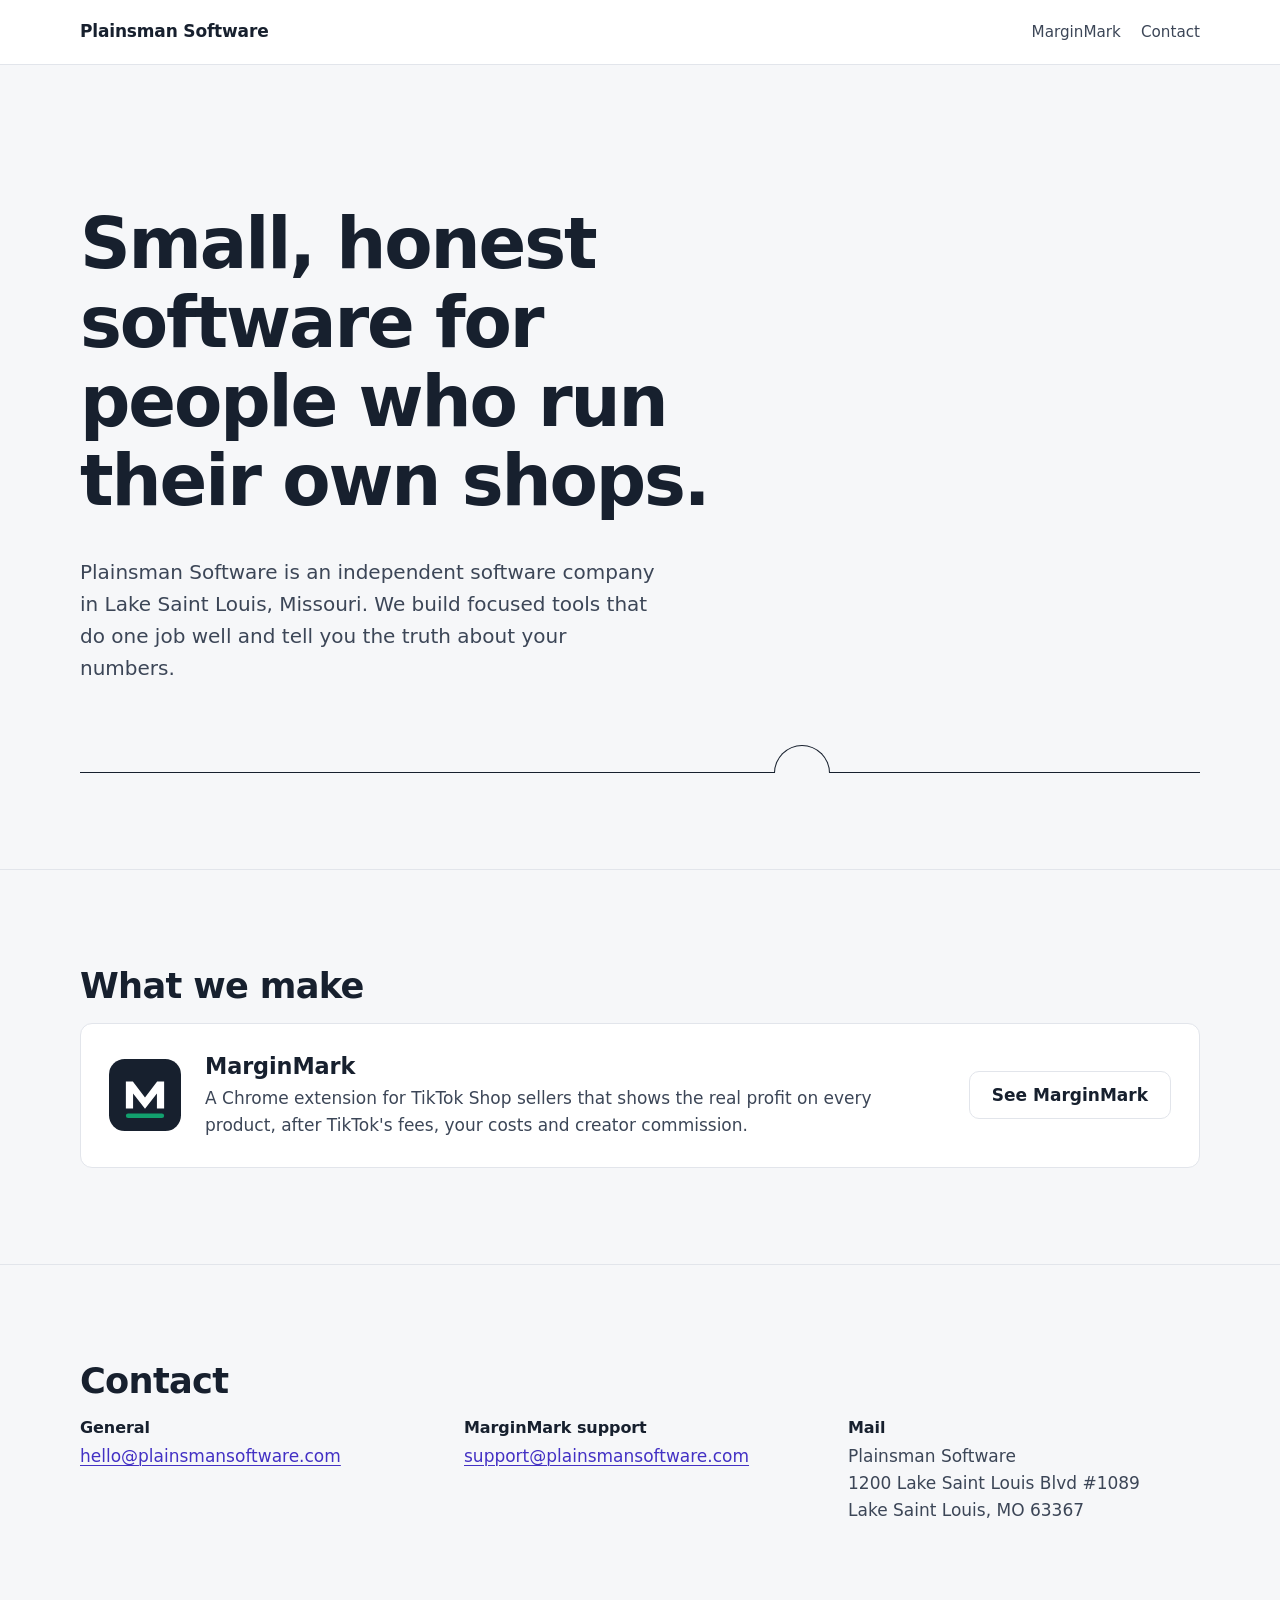
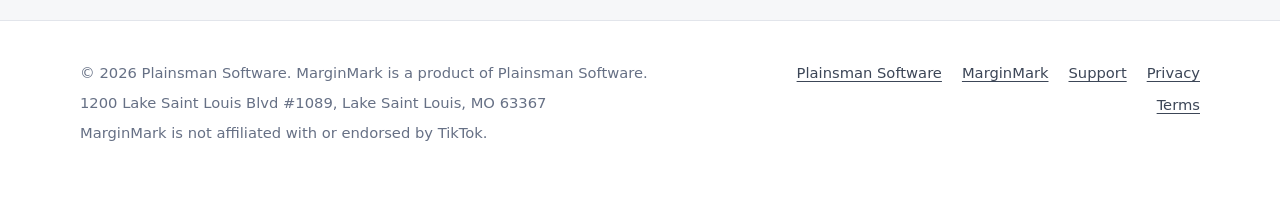
<file: index.html>
<!doctype html>
<html lang="en">
<head>
<meta charset="utf-8">
<meta name="viewport" content="width=device-width, initial-scale=1">
<title>Plainsman Software</title>
<meta name="description" content="Plainsman Software is an independent software company in Missouri. We make MarginMark, profit tracking for TikTok Shop sellers.">
<link rel="icon" href="/assets/marginmark.svg" type="image/svg+xml">
<link rel="stylesheet" href="/assets/site.css">
<meta property="og:title" content="Plainsman Software">
<meta property="og:description" content="Plainsman Software is an independent software company in Missouri. We make MarginMark, profit tracking for TikTok Shop sellers.">
<meta property="og:type" content="website">
</head>
<body>
<a class="skip" href="#main">Skip to content</a>
<header class="site-head">
  <div class="wrap">
    <a class="brand" href="/"><span class="brand-co">Plainsman Software</span></a>
    <nav class="nav" aria-label="Main"><a href="/marginmark/">MarginMark</a><a href="/#contact">Contact</a></nav>
  </div>
</header>
<main id="main">

<section class="co-hero">
  <div class="wrap">
    <h1>Small, honest software for people who run their own shops.</h1>
    <p class="lede">Plainsman Software is an independent software company in Lake Saint Louis, Missouri. We build focused tools that do one job well and tell you the truth about your numbers.</p>
    <div class="horizon" aria-hidden="true"></div>
  </div>
</section>
<section>
  <div class="wrap">
    <h2>What we make</h2>
    <div class="product-row">
      <img src="/assets/marginmark.svg" alt="" width="72" height="72">
      <div>
        <h3>MarginMark</h3>
        <p>A Chrome extension for TikTok Shop sellers that shows the real profit on every product, after TikTok's fees, your costs and creator commission.</p>
      </div>
      <a class="btn btn-quiet" href="/marginmark/">See MarginMark</a>
    </div>
  </div>
</section>
<section id="contact">
  <div class="wrap">
    <h2>Contact</h2>
    <div class="contact-grid">
      <div>
        <h3>General</h3>
        <p><a href="mailto:hello@plainsmansoftware.com">hello@plainsmansoftware.com</a></p>
      </div>
      <div>
        <h3>MarginMark support</h3>
        <p><a href="mailto:support@plainsmansoftware.com">support@plainsmansoftware.com</a></p>
      </div>
      <div>
        <h3>Mail</h3>
        <p>Plainsman Software<br>1200 Lake Saint Louis Blvd #1089<br>Lake Saint Louis, MO 63367</p>
      </div>
    </div>
  </div>
</section>

</main>
<footer class="site-foot">
  <div class="wrap">
    <div>
      <p>&copy; 2026 Plainsman Software. MarginMark is a product of Plainsman Software.</p>
      <p>1200 Lake Saint Louis Blvd #1089, Lake Saint Louis, MO 63367</p>
      <p>MarginMark is not affiliated with or endorsed by TikTok.</p>
    </div>
    <nav class="foot-links" aria-label="Footer">
      <a href="/">Plainsman Software</a>
      <a href="/marginmark/">MarginMark</a>
      <a href="/marginmark/support/">Support</a>
      <a href="/marginmark/privacy/">Privacy</a>
      <a href="/marginmark/terms/">Terms</a>
    </nav>
  </div>
</footer>
</body>
</html>
</file>
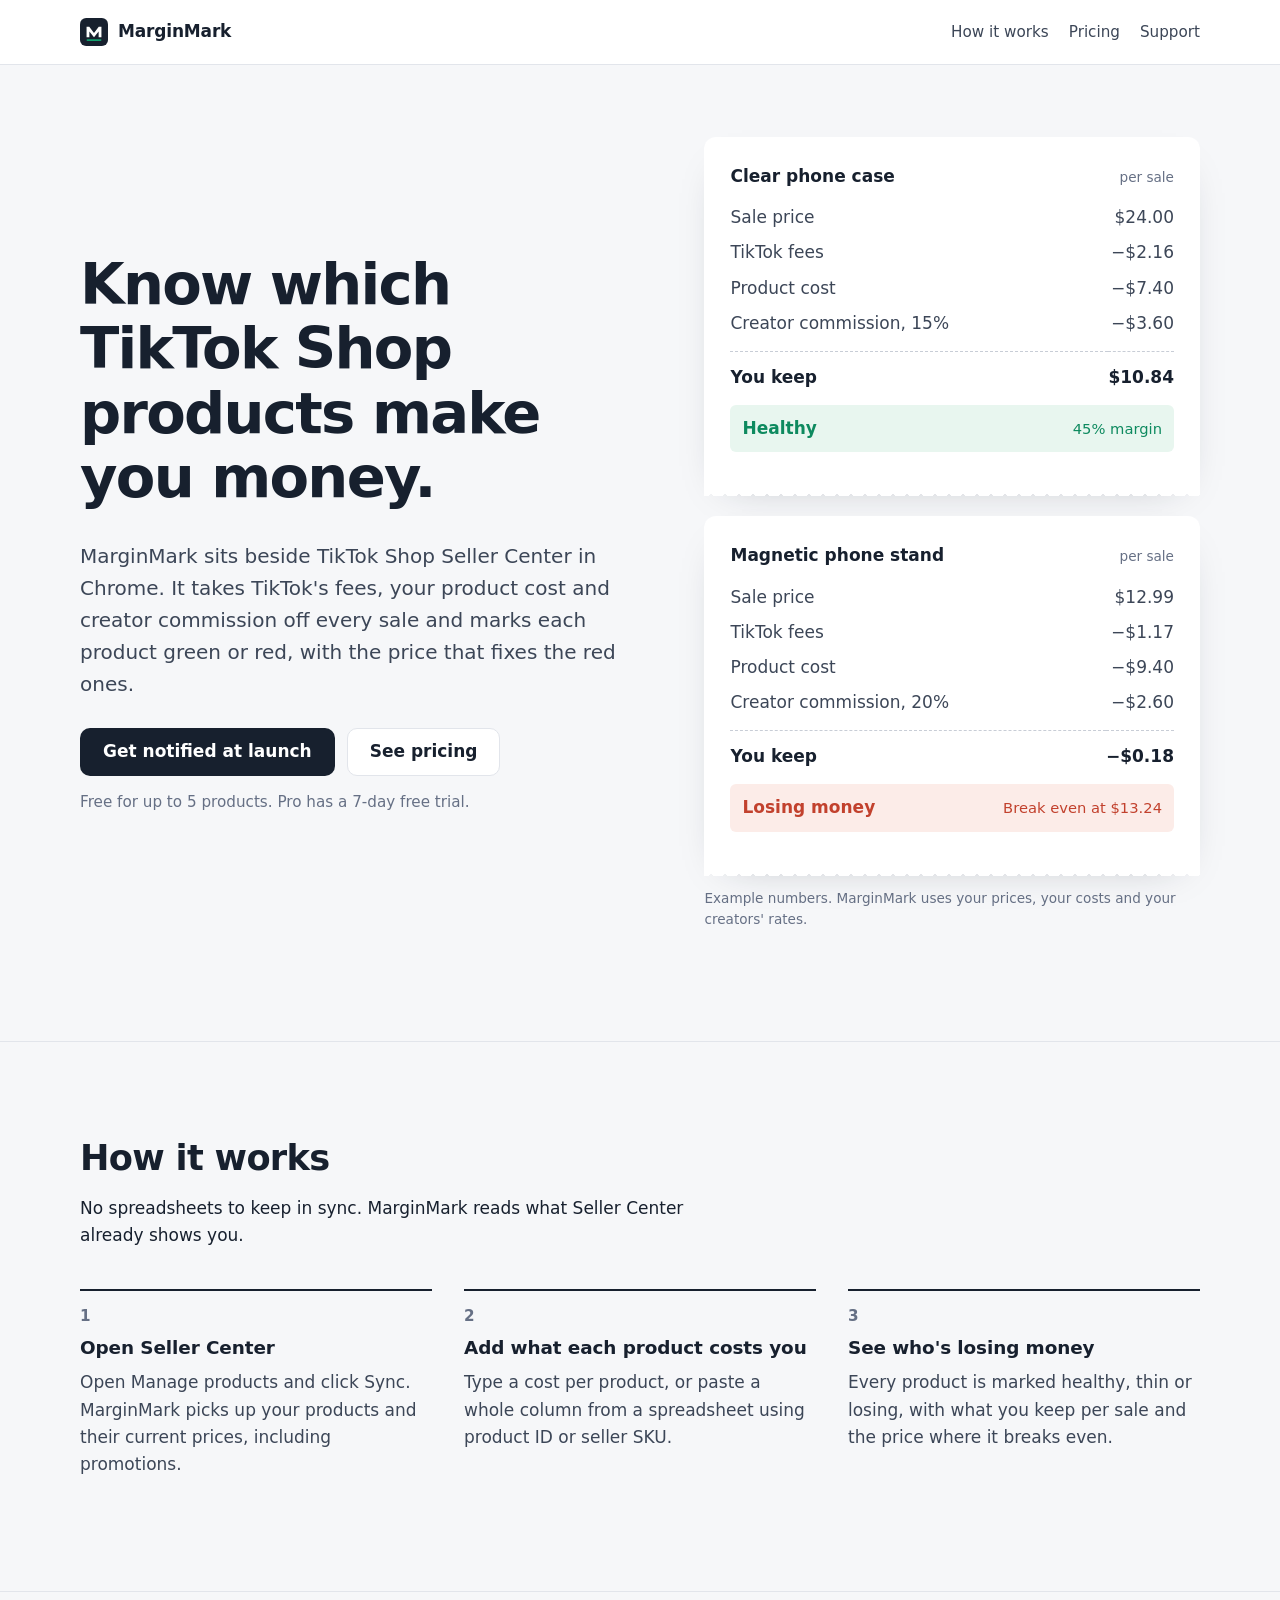
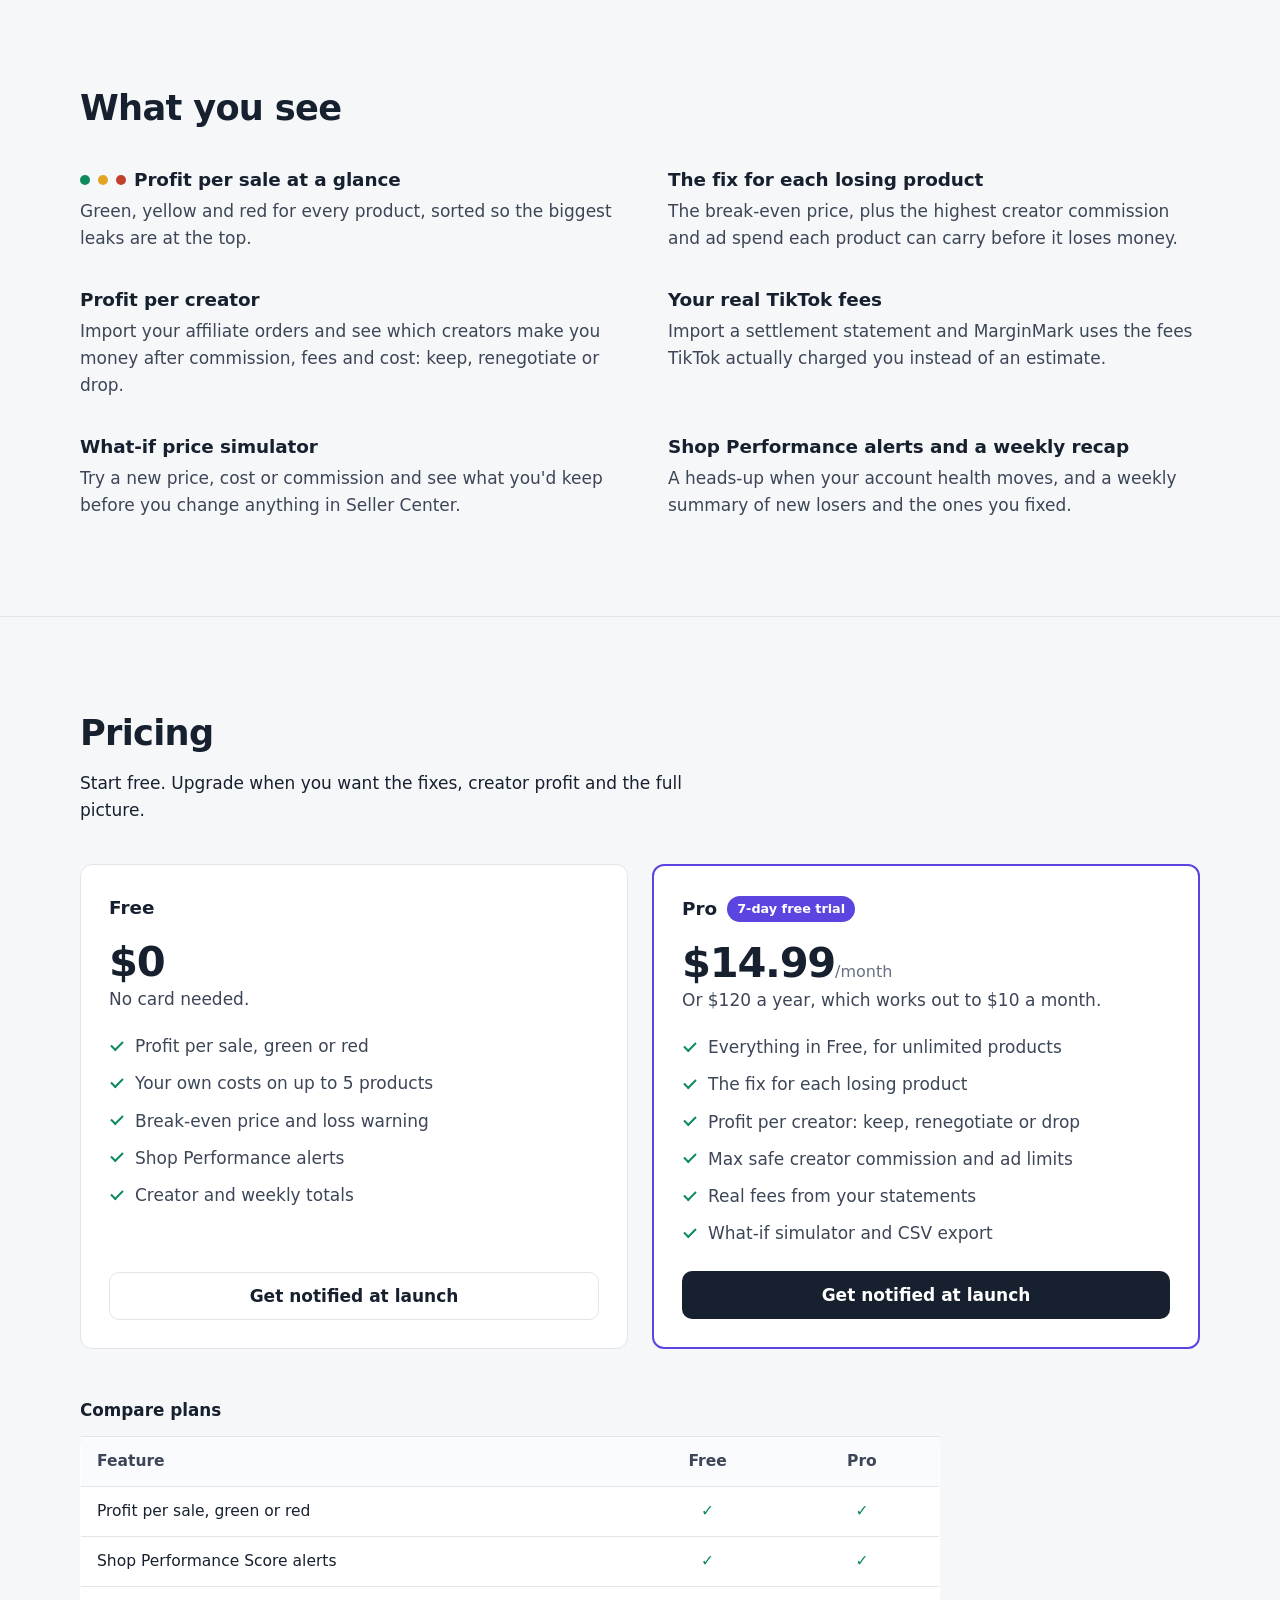
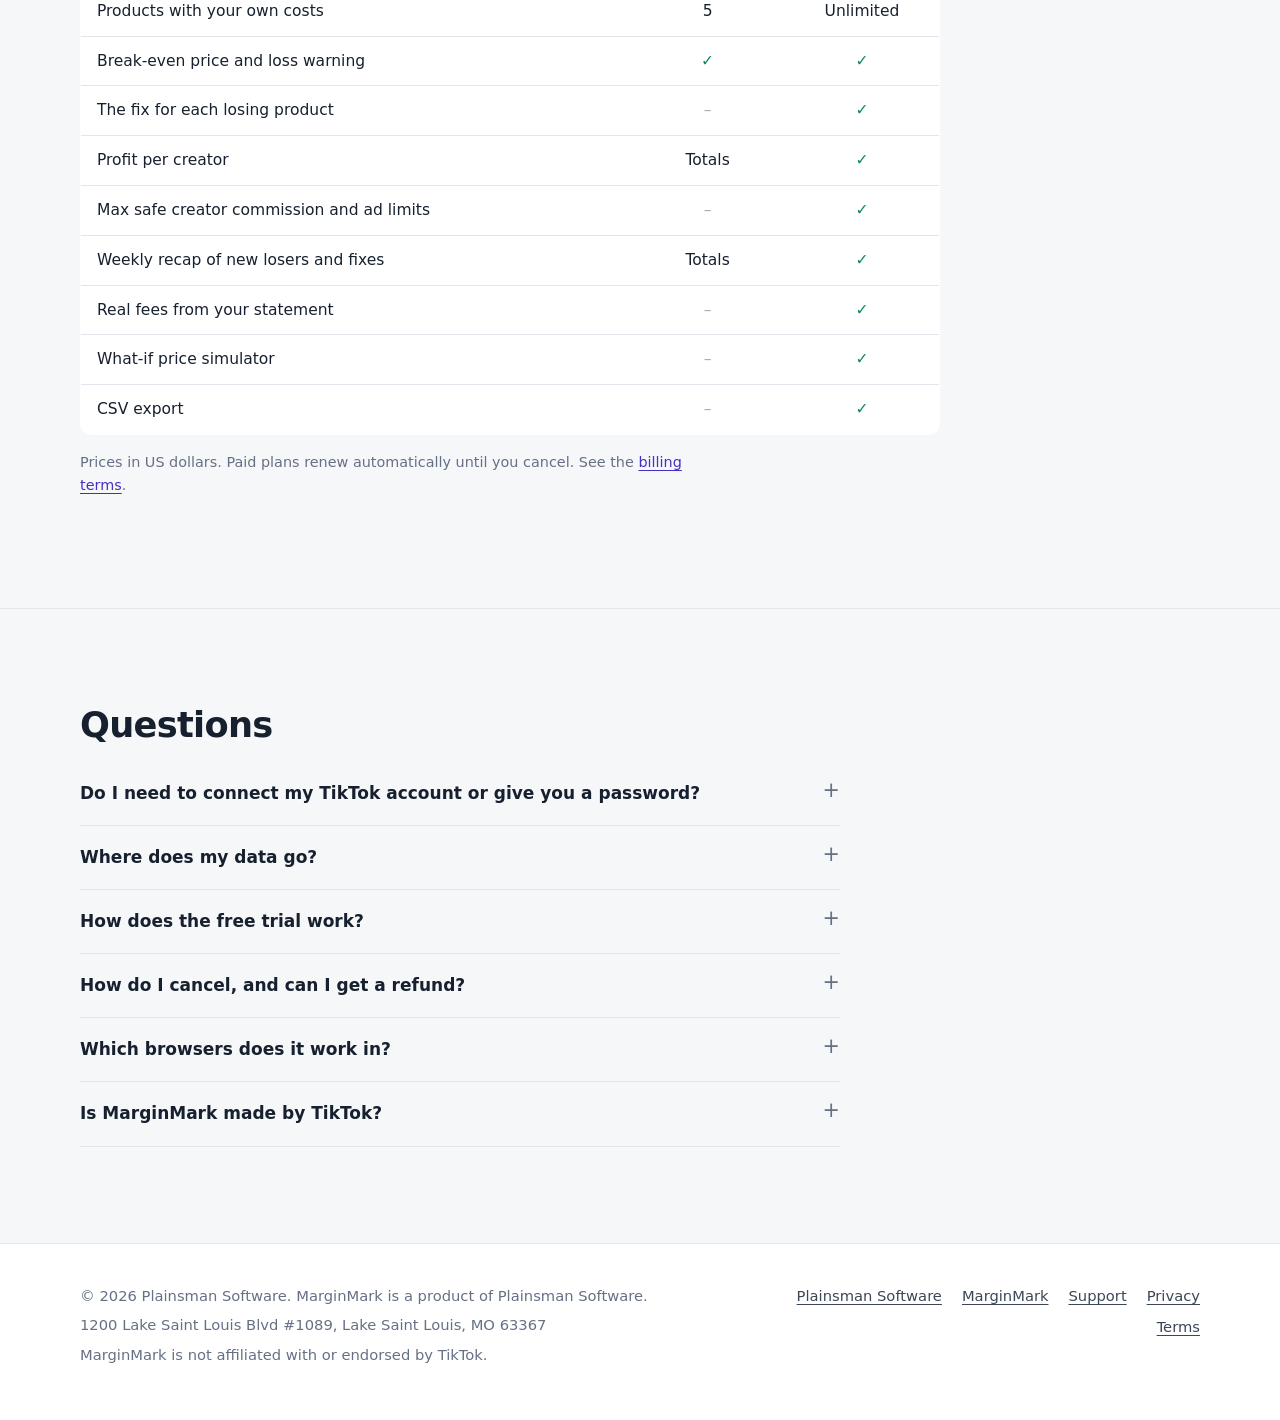
<file: marginmark/index.html>
<!doctype html>
<html lang="en">
<head>
<meta charset="utf-8">
<meta name="viewport" content="width=device-width, initial-scale=1">
<title>MarginMark: real profit for TikTok Shop sellers</title>
<meta name="description" content="MarginMark is a Chrome extension that shows TikTok Shop sellers the real profit on every product, after fees, costs and creator commission.">
<link rel="icon" href="/assets/marginmark.svg" type="image/svg+xml">
<link rel="stylesheet" href="/assets/site.css">
<meta property="og:title" content="MarginMark: real profit for TikTok Shop sellers">
<meta property="og:description" content="MarginMark is a Chrome extension that shows TikTok Shop sellers the real profit on every product, after fees, costs and creator commission.">
<meta property="og:type" content="website">
</head>
<body>
<a class="skip" href="#main">Skip to content</a>
<header class="site-head">
  <div class="wrap">
    <a class="brand" href="/marginmark/"><img src="/assets/marginmark.svg" alt="" width="28" height="28"><span>MarginMark</span></a>
    <nav class="nav" aria-label="Main"><a href="/marginmark/#how">How it works</a><a href="/marginmark/#pricing">Pricing</a><a href="/marginmark/support/">Support</a></nav>
  </div>
</header>
<main id="main">

<section class="hero">
  <div class="wrap hero-grid">
    <div>
      <h1>Know which TikTok Shop products make you money.</h1>
      <p class="lede">MarginMark sits beside TikTok Shop Seller Center in Chrome. It takes TikTok's fees, your product cost and creator commission off every sale and marks each product green or red, with the price that fixes the red ones.</p>
      <div class="actions">
        <a class="btn btn-primary" href="mailto:hello@plainsmansoftware.com?subject=Tell%20me%20when%20MarginMark%20launches">Get notified at launch</a>
        <a class="btn btn-quiet" href="#pricing">See pricing</a>
      </div>
      <p class="note">Free for up to 5 products. Pro has a 7-day free trial.</p>
    </div>
    <div aria-label="Example of the profit breakdown MarginMark shows">
      <div class="tape">
        <div class="tape-head"><span class="tape-title">Clear phone case</span><span class="tape-tag">per sale</span></div>
        <dl>
          <dt>Sale price</dt><dd>$24.00</dd>
          <dt>TikTok fees</dt><dd>&minus;$2.16</dd>
          <dt>Product cost</dt><dd>&minus;$7.40</dd>
          <dt>Creator commission, 15%</dt><dd>&minus;$3.60</dd>
          <dt class="sum">You keep</dt><dd class="sum">$10.84</dd>
        </dl>
        <div class="verdict keep"><span>Healthy</span><span>45% margin</span></div>
      </div>
      <div class="tape">
        <div class="tape-head"><span class="tape-title">Magnetic phone stand</span><span class="tape-tag">per sale</span></div>
        <dl>
          <dt>Sale price</dt><dd>$12.99</dd>
          <dt>TikTok fees</dt><dd>&minus;$1.17</dd>
          <dt>Product cost</dt><dd>&minus;$9.40</dd>
          <dt>Creator commission, 20%</dt><dd>&minus;$2.60</dd>
          <dt class="sum">You keep</dt><dd class="sum">&minus;$0.18</dd>
        </dl>
        <div class="verdict lose"><span>Losing money</span><span>Break even at $13.24</span></div>
      </div>
      <p class="tape-caption">Example numbers. MarginMark uses your prices, your costs and your creators' rates.</p>
    </div>
  </div>
</section>

<section id="how">
  <div class="wrap">
    <div class="section-intro">
      <h2>How it works</h2>
      <p>No spreadsheets to keep in sync. MarginMark reads what Seller Center already shows you.</p>
    </div>
    <ol class="steps">
      <li>
        <h3>Open Seller Center</h3>
        <p>Open Manage products and click Sync. MarginMark picks up your products and their current prices, including promotions.</p>
      </li>
      <li>
        <h3>Add what each product costs you</h3>
        <p>Type a cost per product, or paste a whole column from a spreadsheet using product ID or seller SKU.</p>
      </li>
      <li>
        <h3>See who's losing money</h3>
        <p>Every product is marked healthy, thin or losing, with what you keep per sale and the price where it breaks even.</p>
      </li>
    </ol>
  </div>
</section>

<section>
  <div class="wrap">
    <div class="section-intro">
      <h2>What you see</h2>
    </div>
    <div class="features">
      <div class="feature">
        <h3><span class="dot g"></span><span class="dot y"></span><span class="dot r"></span>Profit per sale at a glance</h3>
        <p>Green, yellow and red for every product, sorted so the biggest leaks are at the top.</p>
      </div>
      <div class="feature">
        <h3>The fix for each losing product</h3>
        <p>The break-even price, plus the highest creator commission and ad spend each product can carry before it loses money.</p>
      </div>
      <div class="feature">
        <h3>Profit per creator</h3>
        <p>Import your affiliate orders and see which creators make you money after commission, fees and cost: keep, renegotiate or drop.</p>
      </div>
      <div class="feature">
        <h3>Your real TikTok fees</h3>
        <p>Import a settlement statement and MarginMark uses the fees TikTok actually charged you instead of an estimate.</p>
      </div>
      <div class="feature">
        <h3>What-if price simulator</h3>
        <p>Try a new price, cost or commission and see what you'd keep before you change anything in Seller Center.</p>
      </div>
      <div class="feature">
        <h3>Shop Performance alerts and a weekly recap</h3>
        <p>A heads-up when your account health moves, and a weekly summary of new losers and the ones you fixed.</p>
      </div>
    </div>
  </div>
</section>

<section id="pricing">
  <div class="wrap">
    <div class="section-intro">
      <h2>Pricing</h2>
      <p>Start free. Upgrade when you want the fixes, creator profit and the full picture.</p>
    </div>
    <div class="plans">
      <div class="plan">
        <div class="plan-name">Free</div>
        <div class="price">$0</div>
        <p class="alt">No card needed.</p>
        <ul>
          <li>Profit per sale, green or red</li>
          <li>Your own costs on up to 5 products</li>
          <li>Break-even price and loss warning</li>
          <li>Shop Performance alerts</li>
          <li>Creator and weekly totals</li>
        </ul>
        <a class="btn btn-quiet" href="mailto:hello@plainsmansoftware.com?subject=Tell%20me%20when%20MarginMark%20launches">Get notified at launch</a>
      </div>
      <div class="plan pro">
        <div class="plan-name">Pro <span class="badge">7-day free trial</span></div>
        <div class="price">$14.99<small>/month</small></div>
        <p class="alt">Or $120 a year, which works out to $10 a month.</p>
        <ul>
          <li>Everything in Free, for unlimited products</li>
          <li>The fix for each losing product</li>
          <li>Profit per creator: keep, renegotiate or drop</li>
          <li>Max safe creator commission and ad limits</li>
          <li>Real fees from your statements</li>
          <li>What-if simulator and CSV export</li>
        </ul>
        <a class="btn btn-primary" href="mailto:hello@plainsmansoftware.com?subject=Tell%20me%20when%20MarginMark%20launches">Get notified at launch</a>
      </div>

    </div>

    <table class="compare">
      <caption>Compare plans</caption>
      <thead><tr><th scope="col">Feature</th><th scope="col">Free</th><th scope="col">Pro</th></tr></thead>
      <tbody>
        <tr><td>Profit per sale, green or red</td><td class="yes" aria-label="Included">&#10003;</td><td class="yes" aria-label="Included">&#10003;</td></tr>
        <tr><td>Shop Performance Score alerts</td><td class="yes" aria-label="Included">&#10003;</td><td class="yes" aria-label="Included">&#10003;</td></tr>
        <tr><td>Products with your own costs</td><td>5</td><td>Unlimited</td></tr>
        <tr><td>Break-even price and loss warning</td><td class="yes" aria-label="Included">&#10003;</td><td class="yes" aria-label="Included">&#10003;</td></tr>
        <tr><td>The fix for each losing product</td><td class="no" aria-label="Not included">&ndash;</td><td class="yes" aria-label="Included">&#10003;</td></tr>
        <tr><td>Profit per creator</td><td>Totals</td><td class="yes" aria-label="Included">&#10003;</td></tr>
        <tr><td>Max safe creator commission and ad limits</td><td class="no" aria-label="Not included">&ndash;</td><td class="yes" aria-label="Included">&#10003;</td></tr>
        <tr><td>Weekly recap of new losers and fixes</td><td>Totals</td><td class="yes" aria-label="Included">&#10003;</td></tr>
        <tr><td>Real fees from your statement</td><td class="no" aria-label="Not included">&ndash;</td><td class="yes" aria-label="Included">&#10003;</td></tr>
        <tr><td>What-if price simulator</td><td class="no" aria-label="Not included">&ndash;</td><td class="yes" aria-label="Included">&#10003;</td></tr>
        <tr><td>CSV export</td><td class="no" aria-label="Not included">&ndash;</td><td class="yes" aria-label="Included">&#10003;</td></tr>
      </tbody>
    </table>
    <p class="small muted" style="margin-top:16px">Prices in US dollars. Paid plans renew automatically until you cancel. See the <a href="/marginmark/terms/#billing">billing terms</a>.</p>
  </div>
</section>

<section>
  <div class="wrap">
    <h2>Questions</h2>
    <div class="faq">
      <details>
        <summary>Do I need to connect my TikTok account or give you a password?</summary>
        <p>No. MarginMark reads the Seller Center pages you open in your own browser. There's no account connection and no TikTok password to share.</p>
      </details>
      <details>
        <summary>Where does my data go?</summary>
        <p>Imported statements and creator order files stay on your computer, and support messages never include your costs or profit. The <a href="/marginmark/privacy/">privacy policy</a> lists exactly what we store and why.</p>
      </details>
      <details>
        <summary>How does the free trial work?</summary>
        <p>Pro is free for 7 days. If you cancel before the trial ends, you aren't charged. Otherwise it continues at $14.99 a month, or $120 a year if you picked yearly.</p>
      </details>
      <details>
        <summary>How do I cancel, and can I get a refund?</summary>
        <p>In MarginMark, open your account and choose Manage billing or cancel.</p>
        <p class="refund-policy">Cancel anytime from Manage billing. You keep your plan until the end of the period you paid for. Cancel during the free trial and you won't be charged. If you're unhappy with your first charge, email support@plainsmansoftware.com within 7 days of it and we'll refund it in full. Renewals aren't refunded except where the law requires.</p>
      </details>
      <details>
        <summary>Which browsers does it work in?</summary>
        <p>Google Chrome on a desktop or laptop computer.</p>
      </details>
      <details>
        <summary>Is MarginMark made by TikTok?</summary>
        <p>No. MarginMark is made by Plainsman Software, an independent company, and is not affiliated with or endorsed by TikTok.</p>
      </details>
    </div>
  </div>
</section>

</main>
<footer class="site-foot">
  <div class="wrap">
    <div>
      <p>&copy; 2026 Plainsman Software. MarginMark is a product of Plainsman Software.</p>
      <p>1200 Lake Saint Louis Blvd #1089, Lake Saint Louis, MO 63367</p>
      <p>MarginMark is not affiliated with or endorsed by TikTok.</p>
    </div>
    <nav class="foot-links" aria-label="Footer">
      <a href="/">Plainsman Software</a>
      <a href="/marginmark/">MarginMark</a>
      <a href="/marginmark/support/">Support</a>
      <a href="/marginmark/privacy/">Privacy</a>
      <a href="/marginmark/terms/">Terms</a>
    </nav>
  </div>
</footer>
</body>
</html>
</file>
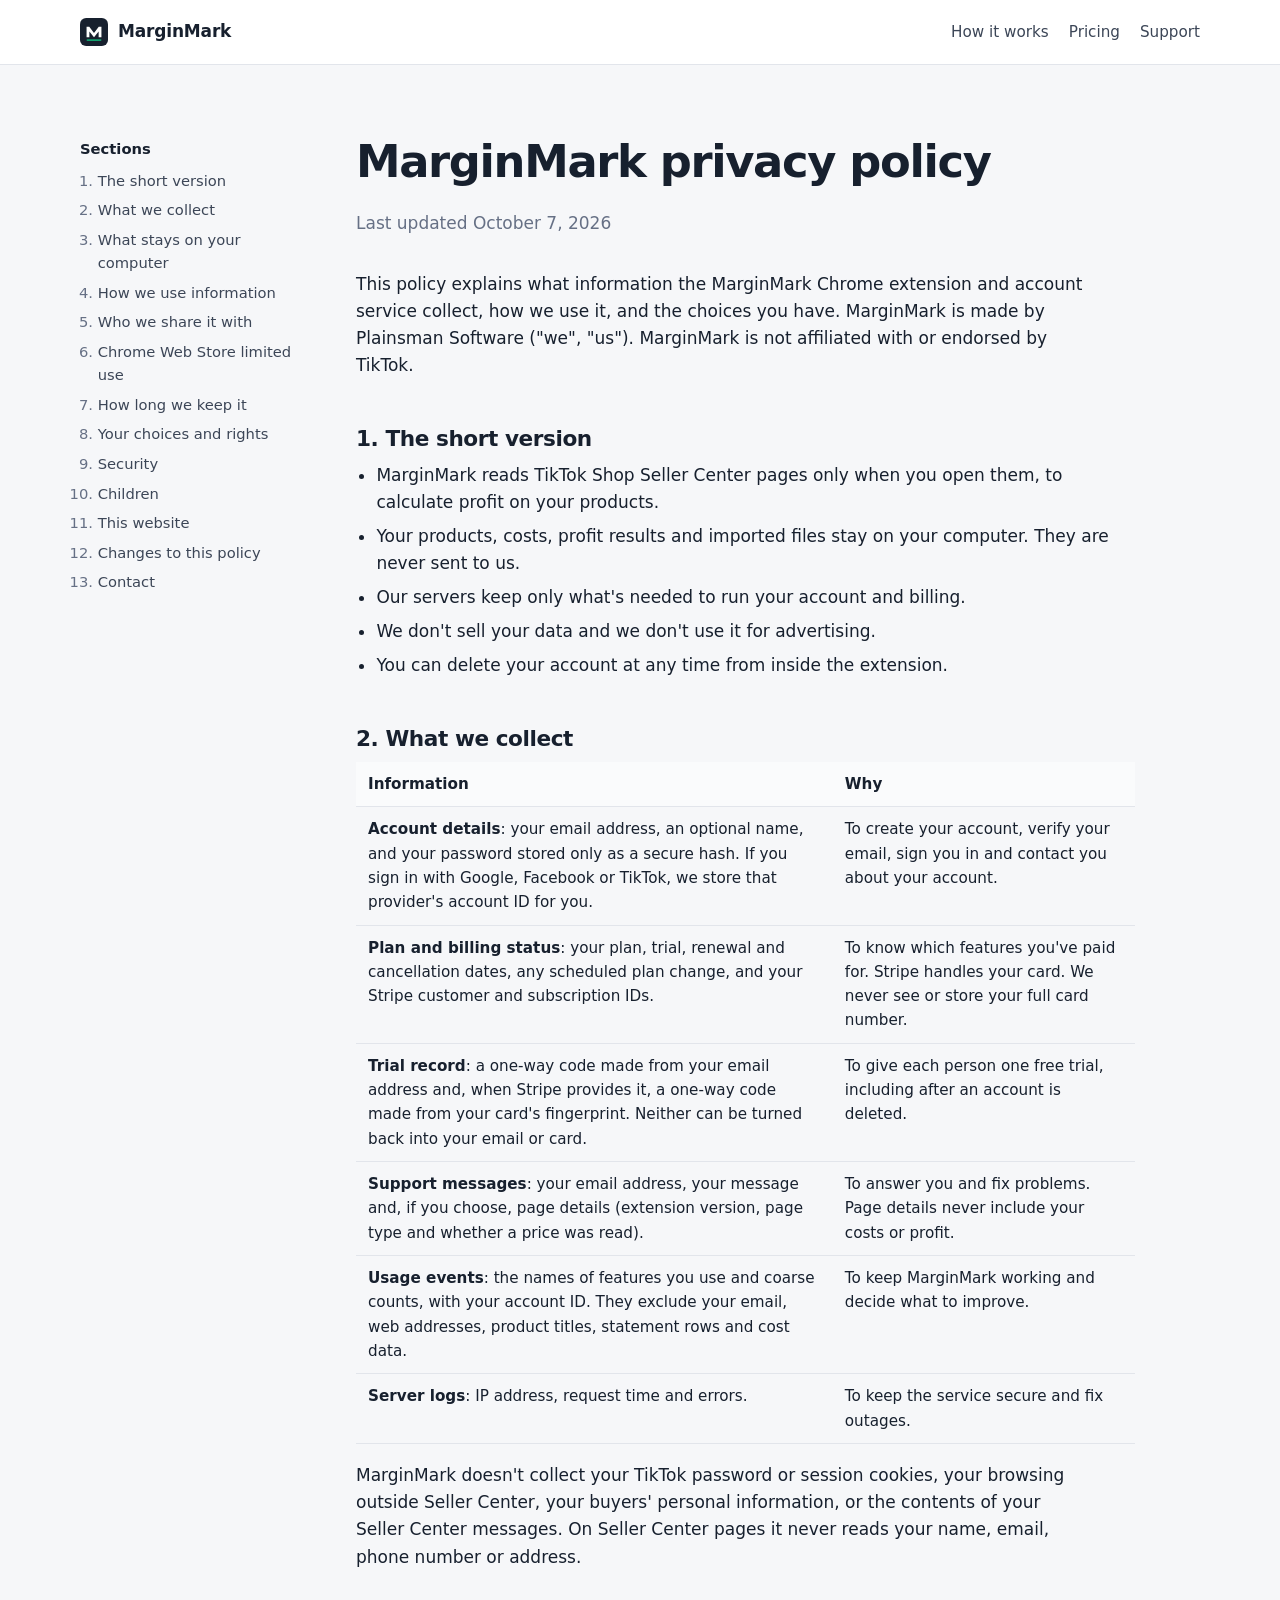
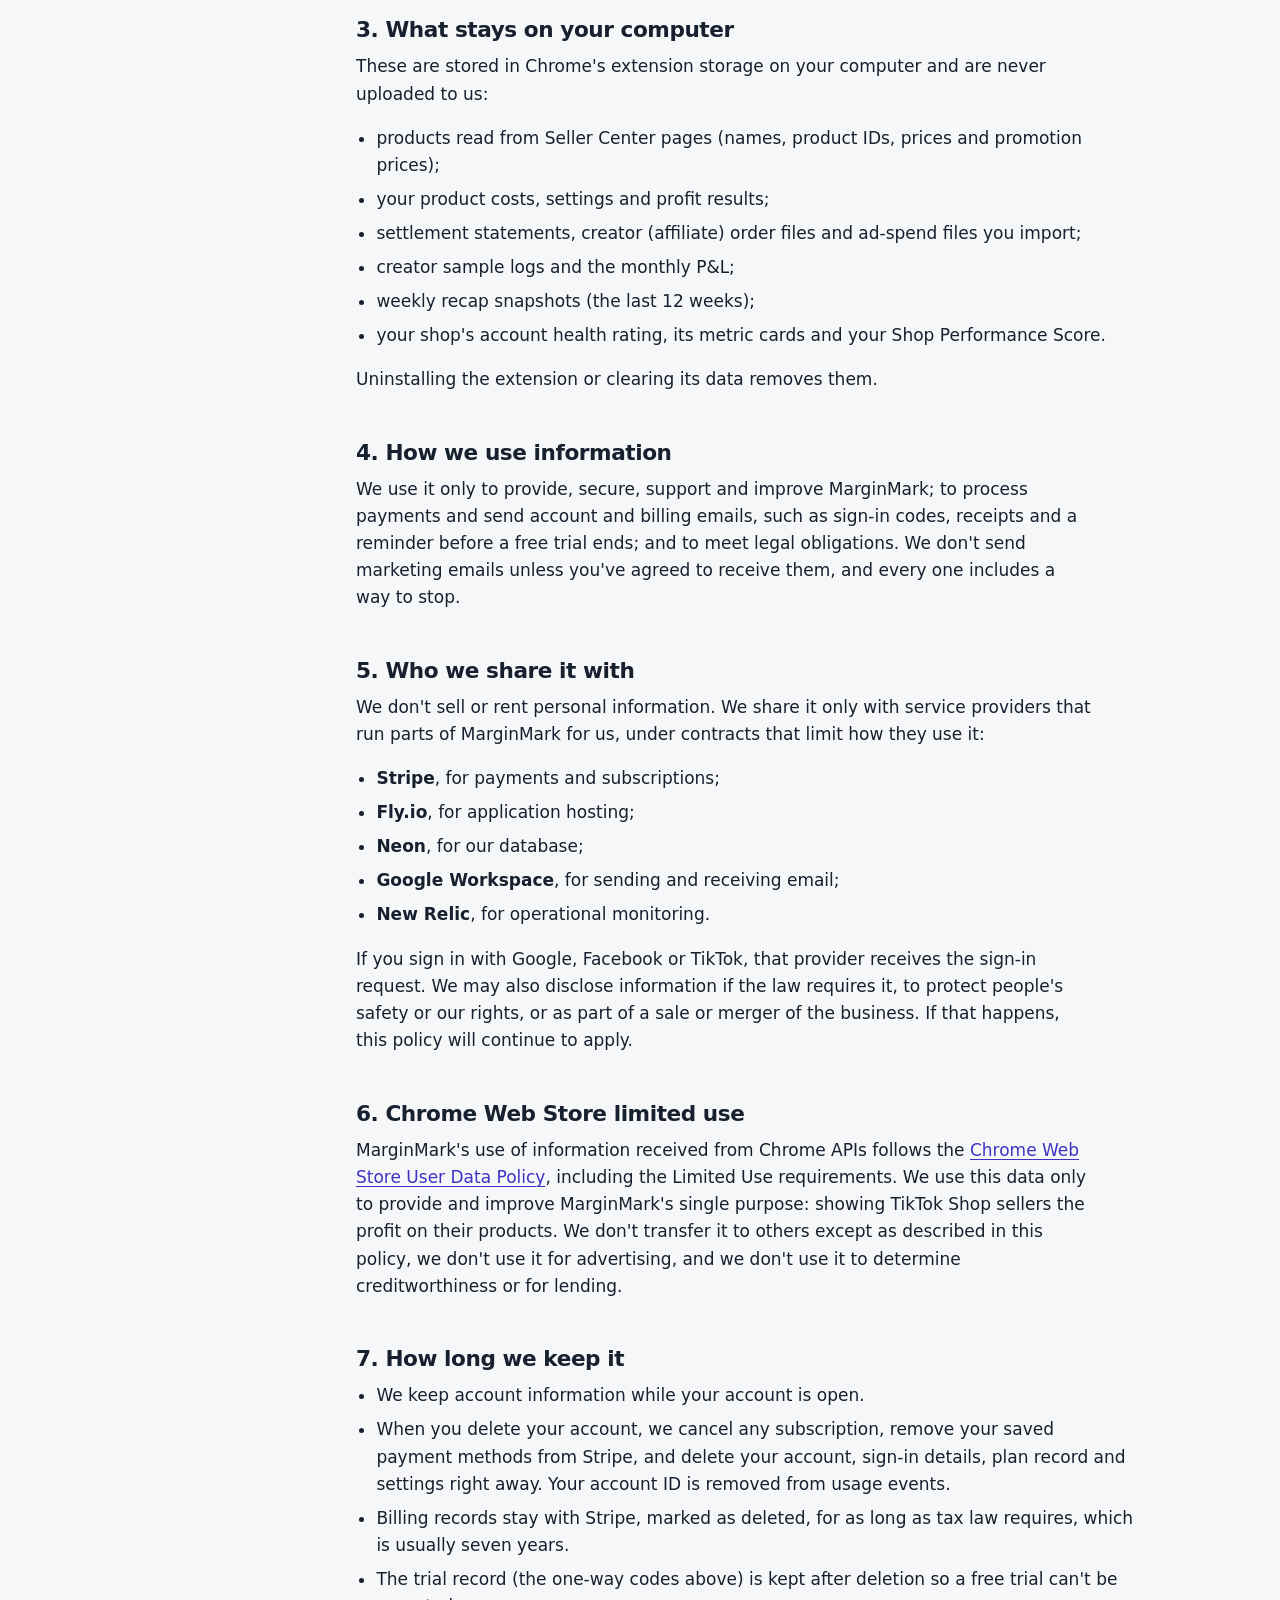
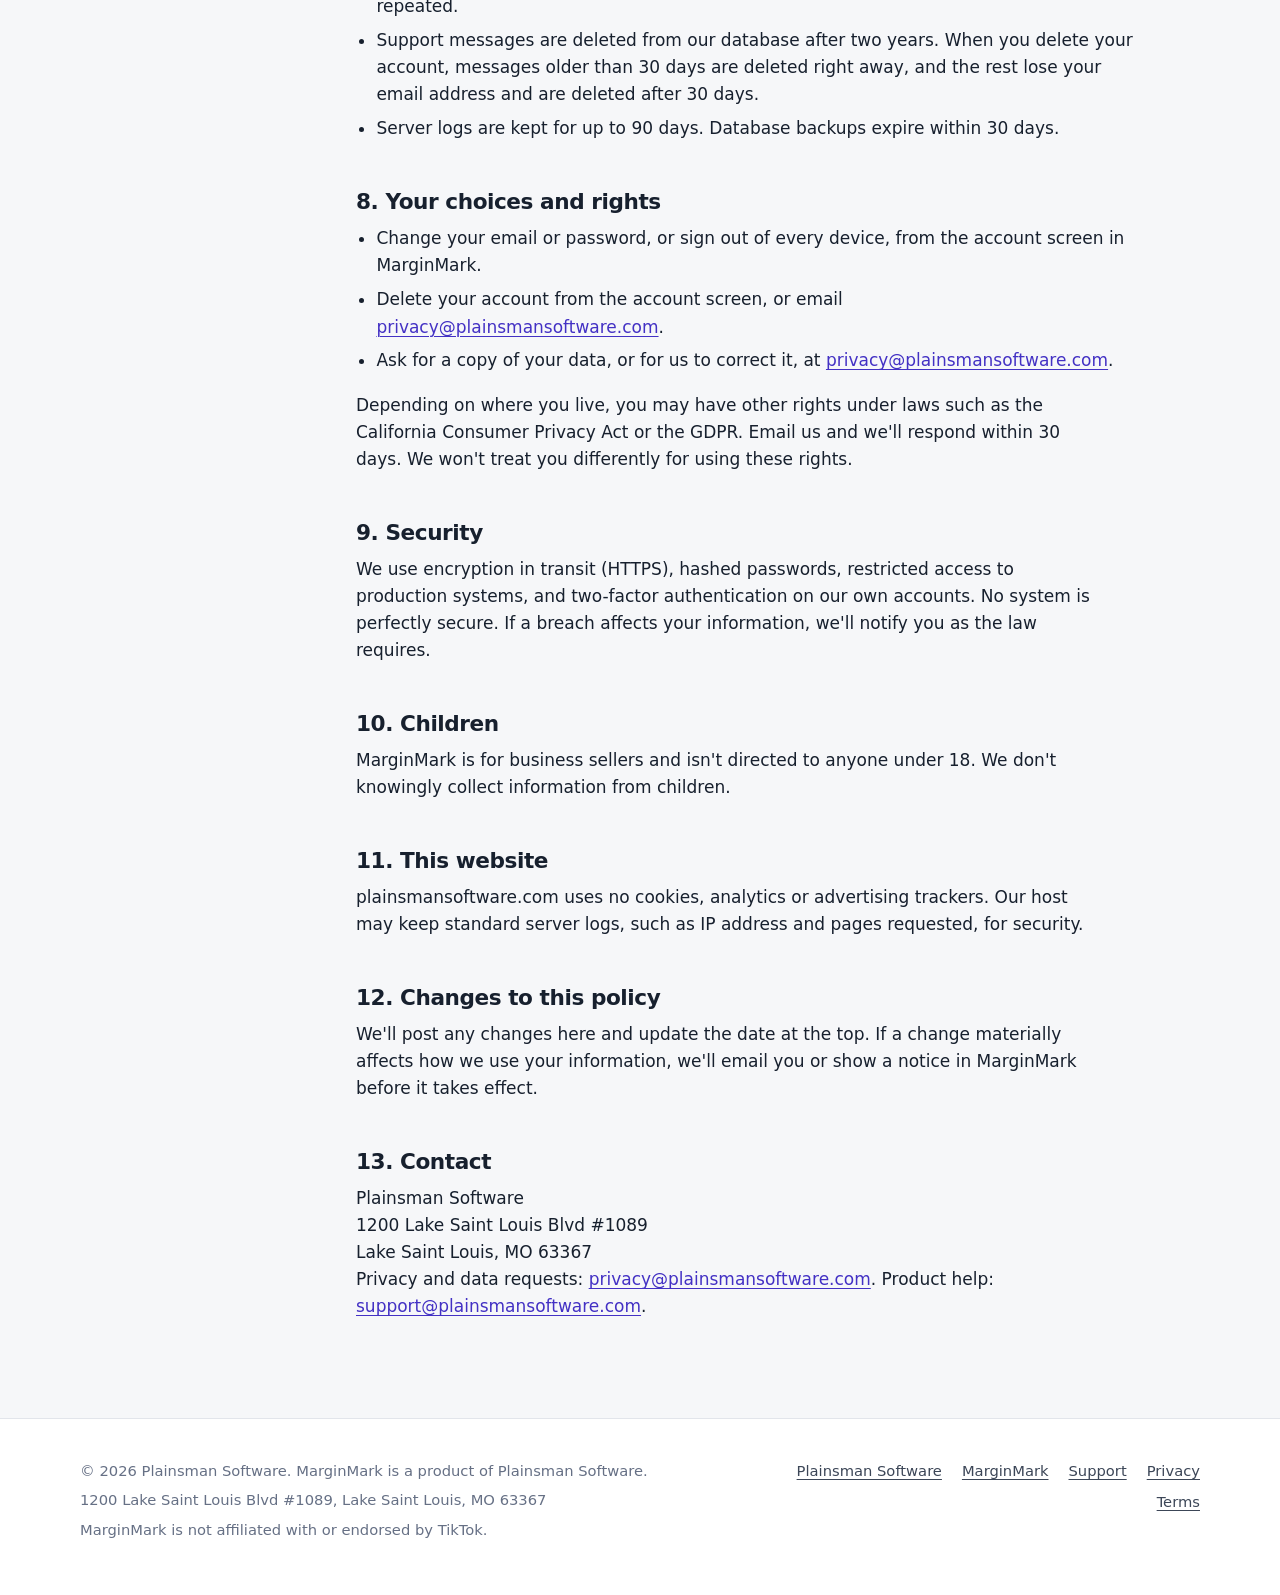
<file: marginmark/privacy/index.html>
<!doctype html>
<html lang="en">
<head>
<meta charset="utf-8">
<meta name="viewport" content="width=device-width, initial-scale=1">
<title>MarginMark privacy policy</title>
<meta name="description" content="What information MarginMark collects, how it's used and stored, and your choices.">
<link rel="icon" href="/assets/marginmark.svg" type="image/svg+xml">
<link rel="stylesheet" href="/assets/site.css">
<meta property="og:title" content="MarginMark privacy policy">
<meta property="og:description" content="What information MarginMark collects, how it's used and stored, and your choices.">
<meta property="og:type" content="website">
</head>
<body>
<a class="skip" href="#main">Skip to content</a>
<header class="site-head">
  <div class="wrap">
    <a class="brand" href="/marginmark/"><img src="/assets/marginmark.svg" alt="" width="28" height="28"><span>MarginMark</span></a>
    <nav class="nav" aria-label="Main"><a href="/marginmark/#how">How it works</a><a href="/marginmark/#pricing">Pricing</a><a href="/marginmark/support/">Support</a></nav>
  </div>
</header>
<main id="main">

<div class="doc">
  <div class="wrap">
    <aside class="doc-toc" aria-label="Sections">
      <p>Sections</p>
      <ol><li><a href="#summary">The short version</a></li><li><a href="#collect">What we collect</a></li><li><a href="#local">What stays on your computer</a></li><li><a href="#use">How we use information</a></li><li><a href="#share">Who we share it with</a></li><li><a href="#limited-use">Chrome Web Store limited use</a></li><li><a href="#keep">How long we keep it</a></li><li><a href="#choices">Your choices and rights</a></li><li><a href="#security">Security</a></li><li><a href="#children">Children</a></li><li><a href="#site">This website</a></li><li><a href="#changes">Changes to this policy</a></li><li><a href="#contact">Contact</a></li></ol>
    </aside>
    <article class="doc-body">
<h1>MarginMark privacy policy</h1>
  <p class="doc-meta">Last updated October 7, 2026</p>
  <p>This policy explains what information the MarginMark Chrome extension and account service collect, how we use it, and the choices you have. MarginMark is made by Plainsman Software ("we", "us"). MarginMark is not affiliated with or endorsed by TikTok.</p>

  <h2 id="summary">1. The short version</h2>
  <ul>
    <li>MarginMark reads TikTok Shop Seller Center pages only when you open them, to calculate profit on your products.</li>
    <li>Your products, costs, profit results and imported files stay on your computer. They are never sent to us.</li>
    <li>Our servers keep only what's needed to run your account and billing.</li>
    <li>We don't sell your data and we don't use it for advertising.</li>
    <li>You can delete your account at any time from inside the extension.</li>
  </ul>

  <h2 id="collect">2. What we collect</h2>
  <table>
    <thead><tr><th scope="col">Information</th><th scope="col">Why</th></tr></thead>
    <tbody>
      <tr><td><strong>Account details</strong>: your email address, an optional name, and your password stored only as a secure hash. If you sign in with Google, Facebook or TikTok, we store that provider's account ID for you.</td><td>To create your account, verify your email, sign you in and contact you about your account.</td></tr>
      <tr><td><strong>Plan and billing status</strong>: your plan, trial, renewal and cancellation dates, any scheduled plan change, and your Stripe customer and subscription IDs.</td><td>To know which features you've paid for. Stripe handles your card. We never see or store your full card number.</td></tr>
      <tr><td><strong>Trial record</strong>: a one-way code made from your email address and, when Stripe provides it, a one-way code made from your card's fingerprint. Neither can be turned back into your email or card.</td><td>To give each person one free trial, including after an account is deleted.</td></tr>
      <tr><td><strong>Support messages</strong>: your email address, your message and, if you choose, page details (extension version, page type and whether a price was read).</td><td>To answer you and fix problems. Page details never include your costs or profit.</td></tr>
      <tr><td><strong>Usage events</strong>: the names of features you use and coarse counts, with your account ID. They exclude your email, web addresses, product titles, statement rows and cost data.</td><td>To keep MarginMark working and decide what to improve.</td></tr>
      <tr><td><strong>Server logs</strong>: IP address, request time and errors.</td><td>To keep the service secure and fix outages.</td></tr>
    </tbody>
  </table>
  <p>MarginMark doesn't collect your TikTok password or session cookies, your browsing outside Seller Center, your buyers' personal information, or the contents of your Seller Center messages. On Seller Center pages it never reads your name, email, phone number or address.</p>

  <h2 id="local">3. What stays on your computer</h2>
  <p>These are stored in Chrome's extension storage on your computer and are never uploaded to us:</p>
  <ul>
    <li>products read from Seller Center pages (names, product IDs, prices and promotion prices);</li>
    <li>your product costs, settings and profit results;</li>
    <li>settlement statements, creator (affiliate) order files and ad-spend files you import;</li>
    <li>creator sample logs and the monthly P&amp;L;</li>
    <li>weekly recap snapshots (the last 12 weeks);</li>
    <li>your shop's account health rating, its metric cards and your Shop Performance Score.</li>
  </ul>
  <p>Uninstalling the extension or clearing its data removes them.</p>

  <h2 id="use">4. How we use information</h2>
  <p>We use it only to provide, secure, support and improve MarginMark; to process payments and send account and billing emails, such as sign-in codes, receipts and a reminder before a free trial ends; and to meet legal obligations. We don't send marketing emails unless you've agreed to receive them, and every one includes a way to stop.</p>

  <h2 id="share">5. Who we share it with</h2>
  <p>We don't sell or rent personal information. We share it only with service providers that run parts of MarginMark for us, under contracts that limit how they use it:</p>
  <ul>
    <li><strong>Stripe</strong>, for payments and subscriptions;</li>
    <li><strong>Fly.io</strong>, for application hosting;</li>
    <li><strong>Neon</strong>, for our database;</li>
    <li><strong>Google Workspace</strong>, for sending and receiving email;</li>
    <li><strong>New Relic</strong>, for operational monitoring.</li>
  </ul>
  <p>If you sign in with Google, Facebook or TikTok, that provider receives the sign-in request. We may also disclose information if the law requires it, to protect people's safety or our rights, or as part of a sale or merger of the business. If that happens, this policy will continue to apply.</p>

  <h2 id="limited-use">6. Chrome Web Store limited use</h2>
  <p>MarginMark's use of information received from Chrome APIs follows the <a href="https://developer.chrome.com/docs/webstore/program-policies/limited-use">Chrome Web Store User Data Policy</a>, including the Limited Use requirements. We use this data only to provide and improve MarginMark's single purpose: showing TikTok Shop sellers the profit on their products. We don't transfer it to others except as described in this policy, we don't use it for advertising, and we don't use it to determine creditworthiness or for lending.</p>

  <h2 id="keep">7. How long we keep it</h2>
  <ul>
    <li>We keep account information while your account is open.</li>
    <li>When you delete your account, we cancel any subscription, remove your saved payment methods from Stripe, and delete your account, sign-in details, plan record and settings right away. Your account ID is removed from usage events.</li>
    <li>Billing records stay with Stripe, marked as deleted, for as long as tax law requires, which is usually seven years.</li>
    <li>The trial record (the one-way codes above) is kept after deletion so a free trial can't be repeated.</li>
    <li>Support messages are deleted from our database after two years. When you delete your account, messages older than 30 days are deleted right away, and the rest lose your email address and are deleted after 30 days.</li>
    <li>Server logs are kept for up to 90 days. Database backups expire within 30 days.</li>
  </ul>

  <h2 id="choices">8. Your choices and rights</h2>
  <ul>
    <li>Change your email or password, or sign out of every device, from the account screen in MarginMark.</li>
    <li>Delete your account from the account screen, or email <a href="mailto:privacy@plainsmansoftware.com">privacy@plainsmansoftware.com</a>.</li>
    <li>Ask for a copy of your data, or for us to correct it, at <a href="mailto:privacy@plainsmansoftware.com">privacy@plainsmansoftware.com</a>.</li>
  </ul>
  <p>Depending on where you live, you may have other rights under laws such as the California Consumer Privacy Act or the GDPR. Email us and we'll respond within 30 days. We won't treat you differently for using these rights.</p>

  <h2 id="security">9. Security</h2>
  <p>We use encryption in transit (HTTPS), hashed passwords, restricted access to production systems, and two-factor authentication on our own accounts. No system is perfectly secure. If a breach affects your information, we'll notify you as the law requires.</p>

  <h2 id="children">10. Children</h2>
  <p>MarginMark is for business sellers and isn't directed to anyone under 18. We don't knowingly collect information from children.</p>

  <h2 id="site">11. This website</h2>
  <p>plainsmansoftware.com uses no cookies, analytics or advertising trackers. Our host may keep standard server logs, such as IP address and pages requested, for security.</p>

  <h2 id="changes">12. Changes to this policy</h2>
  <p>We'll post any changes here and update the date at the top. If a change materially affects how we use your information, we'll email you or show a notice in MarginMark before it takes effect.</p>

  <h2 id="contact">13. Contact</h2>
  <p>Plainsman Software<br>1200 Lake Saint Louis Blvd #1089<br>Lake Saint Louis, MO 63367<br>Privacy and data requests: <a href="mailto:privacy@plainsmansoftware.com">privacy@plainsmansoftware.com</a>. Product help: <a href="mailto:support@plainsmansoftware.com">support@plainsmansoftware.com</a>.</p>
    </article>
  </div>
</div>

</main>
<footer class="site-foot">
  <div class="wrap">
    <div>
      <p>&copy; 2026 Plainsman Software. MarginMark is a product of Plainsman Software.</p>
      <p>1200 Lake Saint Louis Blvd #1089, Lake Saint Louis, MO 63367</p>
      <p>MarginMark is not affiliated with or endorsed by TikTok.</p>
    </div>
    <nav class="foot-links" aria-label="Footer">
      <a href="/">Plainsman Software</a>
      <a href="/marginmark/">MarginMark</a>
      <a href="/marginmark/support/">Support</a>
      <a href="/marginmark/privacy/">Privacy</a>
      <a href="/marginmark/terms/">Terms</a>
    </nav>
  </div>
</footer>
</body>
</html>
</file>
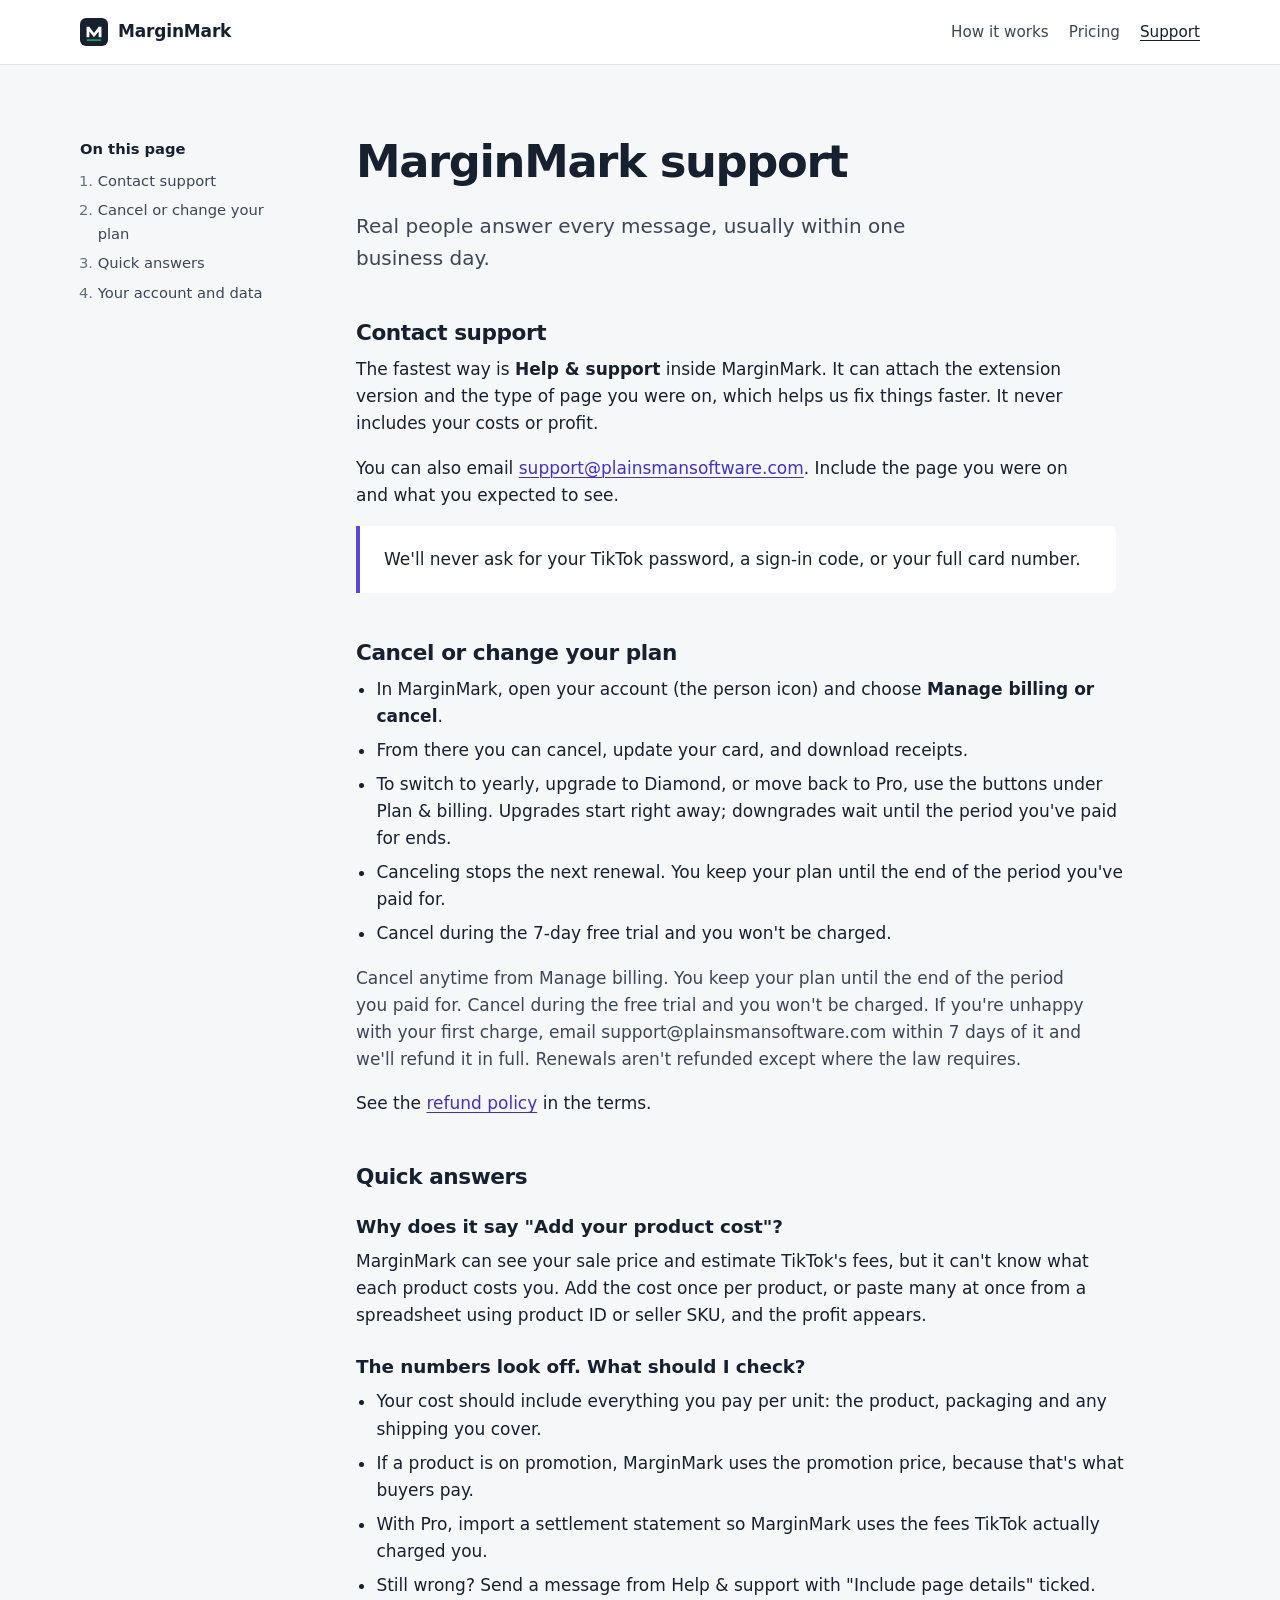
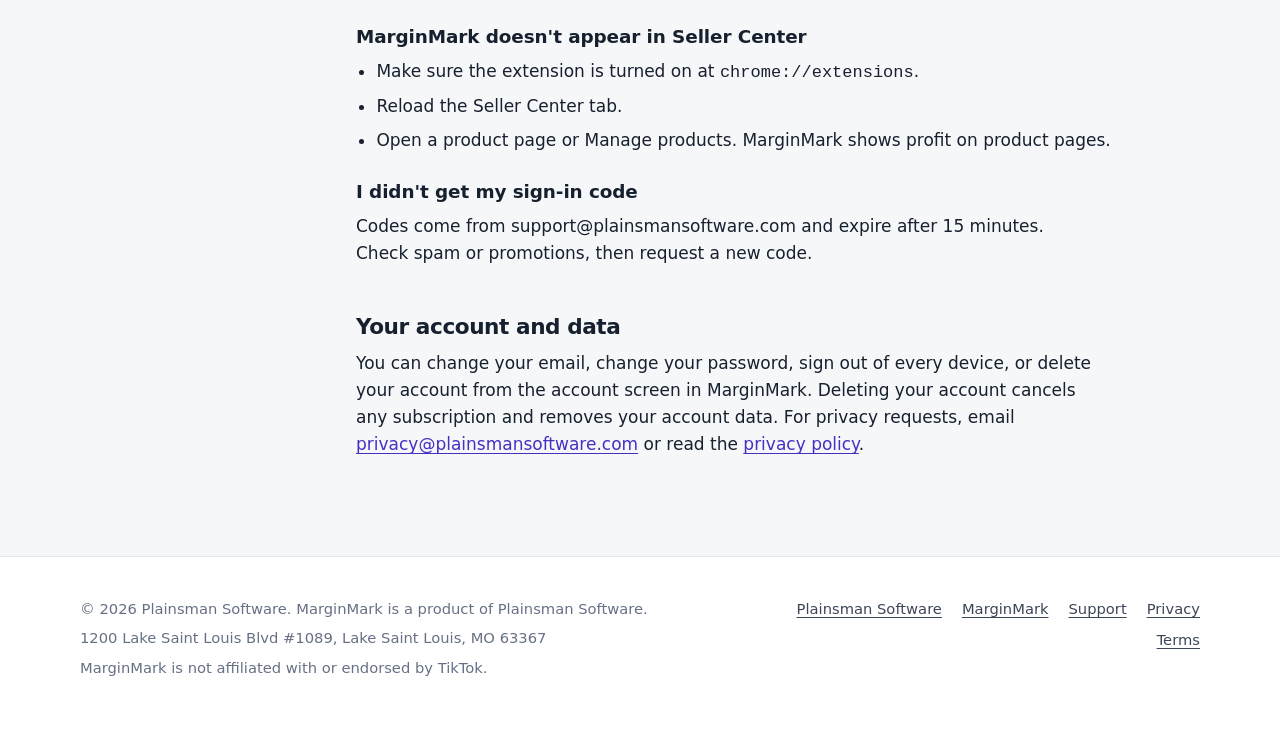
<file: marginmark/support/index.html>
<!doctype html>
<html lang="en">
<head>
<meta charset="utf-8">
<meta name="viewport" content="width=device-width, initial-scale=1">
<title>MarginMark support</title>
<meta name="description" content="Get help with MarginMark: contact support, cancel or change your plan, and quick answers.">
<link rel="icon" href="/assets/marginmark.svg" type="image/svg+xml">
<link rel="stylesheet" href="/assets/site.css">
<meta property="og:title" content="MarginMark support">
<meta property="og:description" content="Get help with MarginMark: contact support, cancel or change your plan, and quick answers.">
<meta property="og:type" content="website">
</head>
<body>
<a class="skip" href="#main">Skip to content</a>
<header class="site-head">
  <div class="wrap">
    <a class="brand" href="/marginmark/"><img src="/assets/marginmark.svg" alt="" width="28" height="28"><span>MarginMark</span></a>
    <nav class="nav" aria-label="Main"><a href="/marginmark/#how">How it works</a><a href="/marginmark/#pricing">Pricing</a><a href="/marginmark/support/" aria-current="page">Support</a></nav>
  </div>
</header>
<main id="main">

<div class="doc">
  <div class="wrap">
    <aside class="doc-toc" aria-label="On this page">
      <p>On this page</p>
      <ol>
        <li><a href="#contact">Contact support</a></li>
        <li><a href="#cancel">Cancel or change your plan</a></li>
        <li><a href="#answers">Quick answers</a></li>
        <li><a href="#account">Your account and data</a></li>
      </ol>
    </aside>
    <article class="doc-body">
      <h1>MarginMark support</h1>
      <p class="lede">Real people answer every message, usually within one business day.</p>

      <h2 id="contact">Contact support</h2>
      <p>The fastest way is <strong>Help &amp; support</strong> inside MarginMark. It can attach the extension version and the type of page you were on, which helps us fix things faster. It never includes your costs or profit.</p>
      <p>You can also email <a href="mailto:support@plainsmansoftware.com">support@plainsmansoftware.com</a>. Include the page you were on and what you expected to see.</p>
      <div class="callout"><p>We'll never ask for your TikTok password, a sign-in code, or your full card number.</p></div>

      <h2 id="cancel">Cancel or change your plan</h2>
      <ul>
        <li>In MarginMark, open your account (the person icon) and choose <strong>Manage billing or cancel</strong>.</li>
        <li>From there you can cancel, update your card, and download receipts.</li>
        <li>To switch to yearly, upgrade to Diamond, or move back to Pro, use the buttons under Plan &amp; billing. Upgrades start right away; downgrades wait until the period you've paid for ends.</li>
        <li>Canceling stops the next renewal. You keep your plan until the end of the period you've paid for.</li>
        <li>Cancel during the 7-day free trial and you won't be charged.</li>
      </ul>
      <p class="refund-policy">Cancel anytime from Manage billing. You keep your plan until the end of the period you paid for. Cancel during the free trial and you won't be charged. If you're unhappy with your first charge, email support@plainsmansoftware.com within 7 days of it and we'll refund it in full. Renewals aren't refunded except where the law requires.</p>
      <p>See the <a href="/marginmark/terms/#refunds">refund policy</a> in the terms.</p>

      <h2 id="answers">Quick answers</h2>
      <h3>Why does it say "Add your product cost"?</h3>
      <p>MarginMark can see your sale price and estimate TikTok's fees, but it can't know what each product costs you. Add the cost once per product, or paste many at once from a spreadsheet using product ID or seller SKU, and the profit appears.</p>
      <h3>The numbers look off. What should I check?</h3>
      <ul>
        <li>Your cost should include everything you pay per unit: the product, packaging and any shipping you cover.</li>
        <li>If a product is on promotion, MarginMark uses the promotion price, because that's what buyers pay.</li>
        <li>With Pro, import a settlement statement so MarginMark uses the fees TikTok actually charged you.</li>
        <li>Still wrong? Send a message from Help &amp; support with "Include page details" ticked.</li>
      </ul>
      <h3>MarginMark doesn't appear in Seller Center</h3>
      <ul>
        <li>Make sure the extension is turned on at <code>chrome://extensions</code>.</li>
        <li>Reload the Seller Center tab.</li>
        <li>Open a product page or Manage products. MarginMark shows profit on product pages.</li>
      </ul>
      <h3>I didn't get my sign-in code</h3>
      <p>Codes come from support@plainsmansoftware.com and expire after 15 minutes. Check spam or promotions, then request a new code.</p>

      <h2 id="account">Your account and data</h2>
      <p>You can change your email, change your password, sign out of every device, or delete your account from the account screen in MarginMark. Deleting your account cancels any subscription and removes your account data. For privacy requests, email <a href="mailto:privacy@plainsmansoftware.com">privacy@plainsmansoftware.com</a> or read the <a href="/marginmark/privacy/">privacy policy</a>.</p>
    </article>
  </div>
</div>

</main>
<footer class="site-foot">
  <div class="wrap">
    <div>
      <p>&copy; 2026 Plainsman Software. MarginMark is a product of Plainsman Software.</p>
      <p>1200 Lake Saint Louis Blvd #1089, Lake Saint Louis, MO 63367</p>
      <p>MarginMark is not affiliated with or endorsed by TikTok.</p>
    </div>
    <nav class="foot-links" aria-label="Footer">
      <a href="/">Plainsman Software</a>
      <a href="/marginmark/">MarginMark</a>
      <a href="/marginmark/support/">Support</a>
      <a href="/marginmark/privacy/">Privacy</a>
      <a href="/marginmark/terms/">Terms</a>
    </nav>
  </div>
</footer>
</body>
</html>
</file>
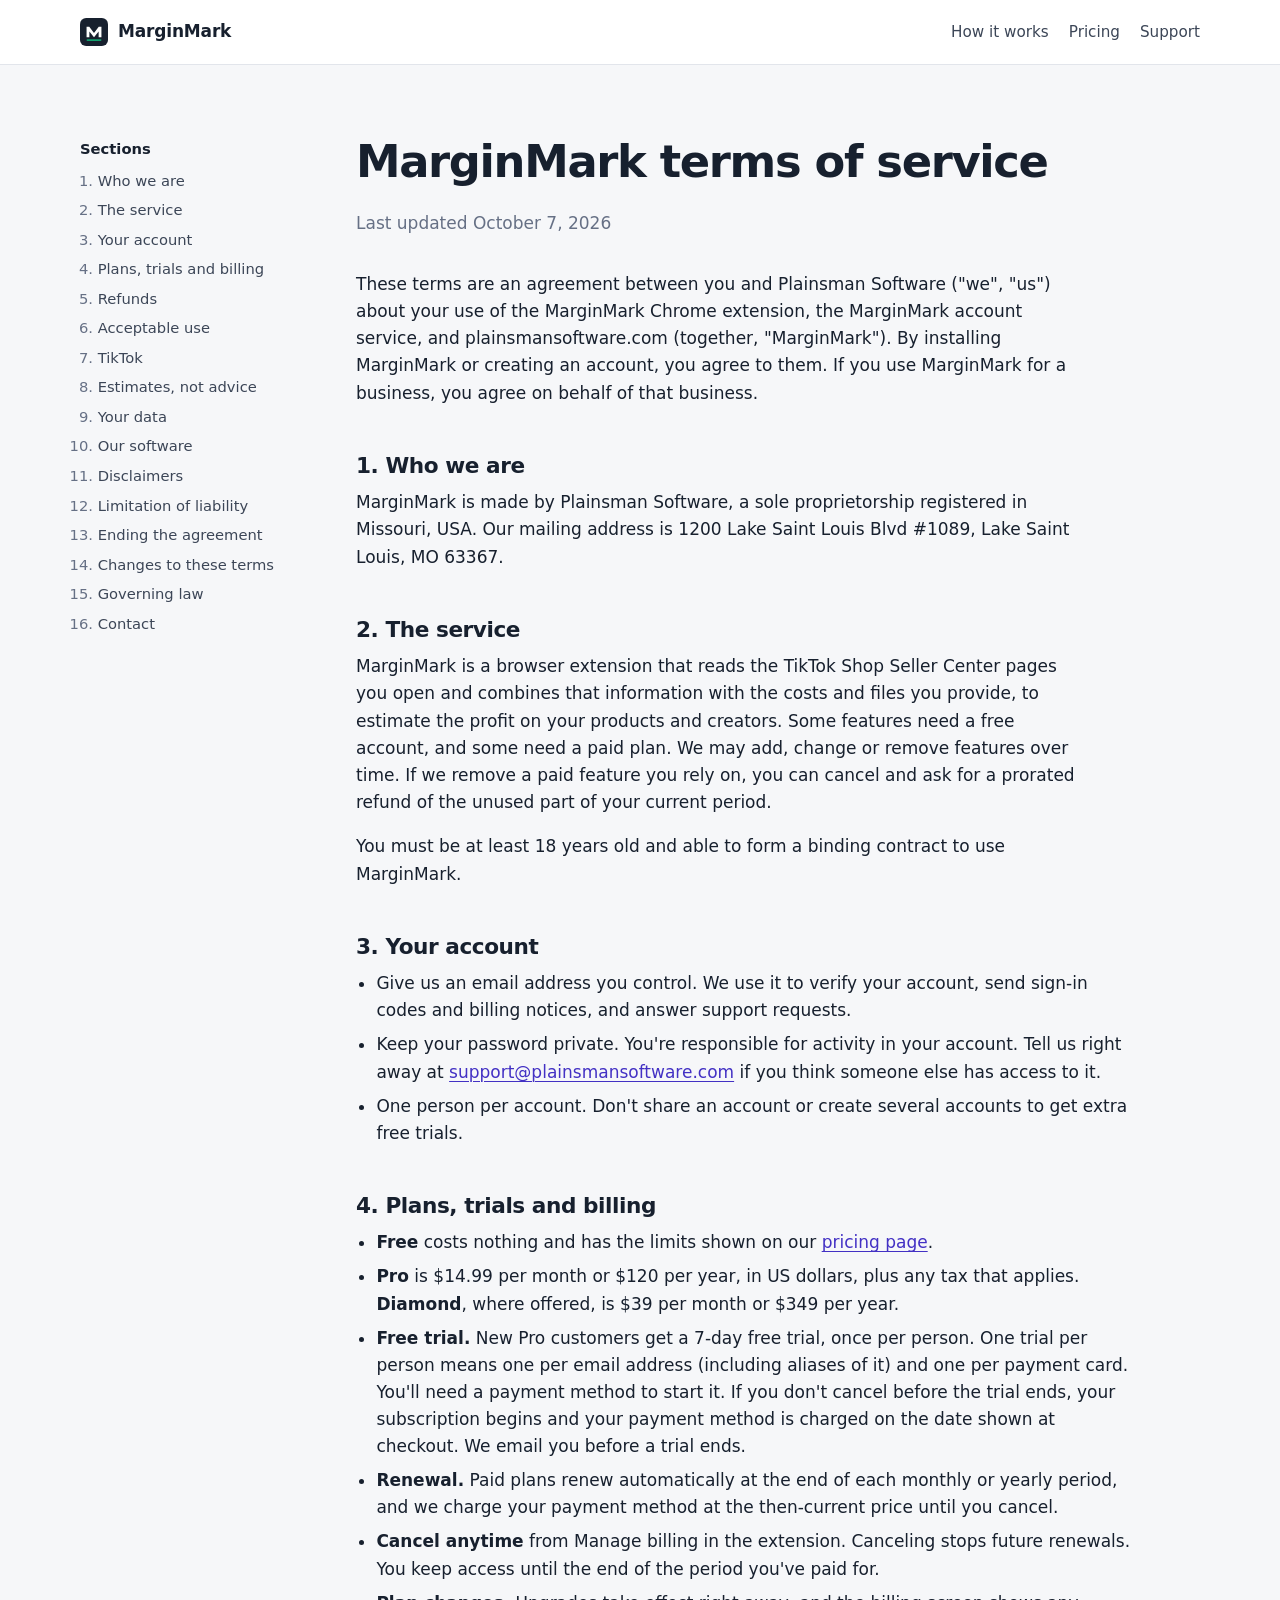
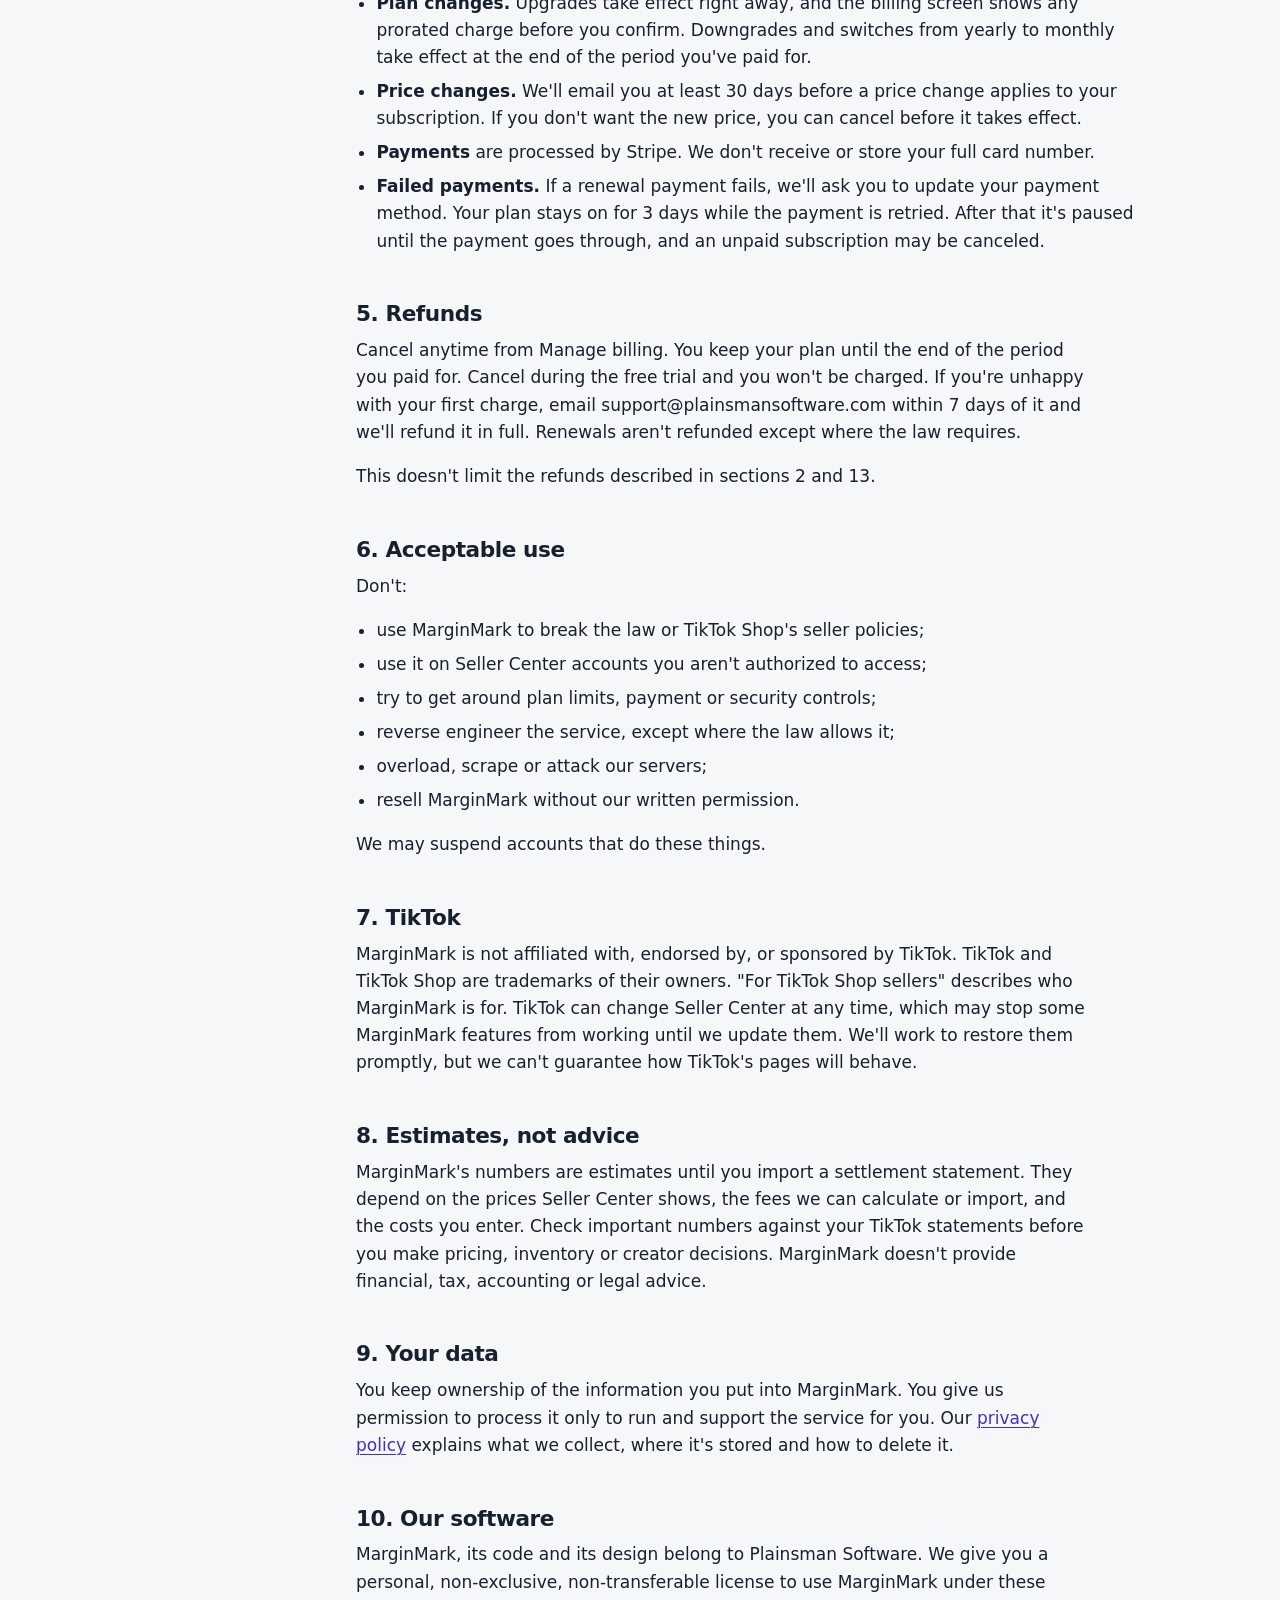
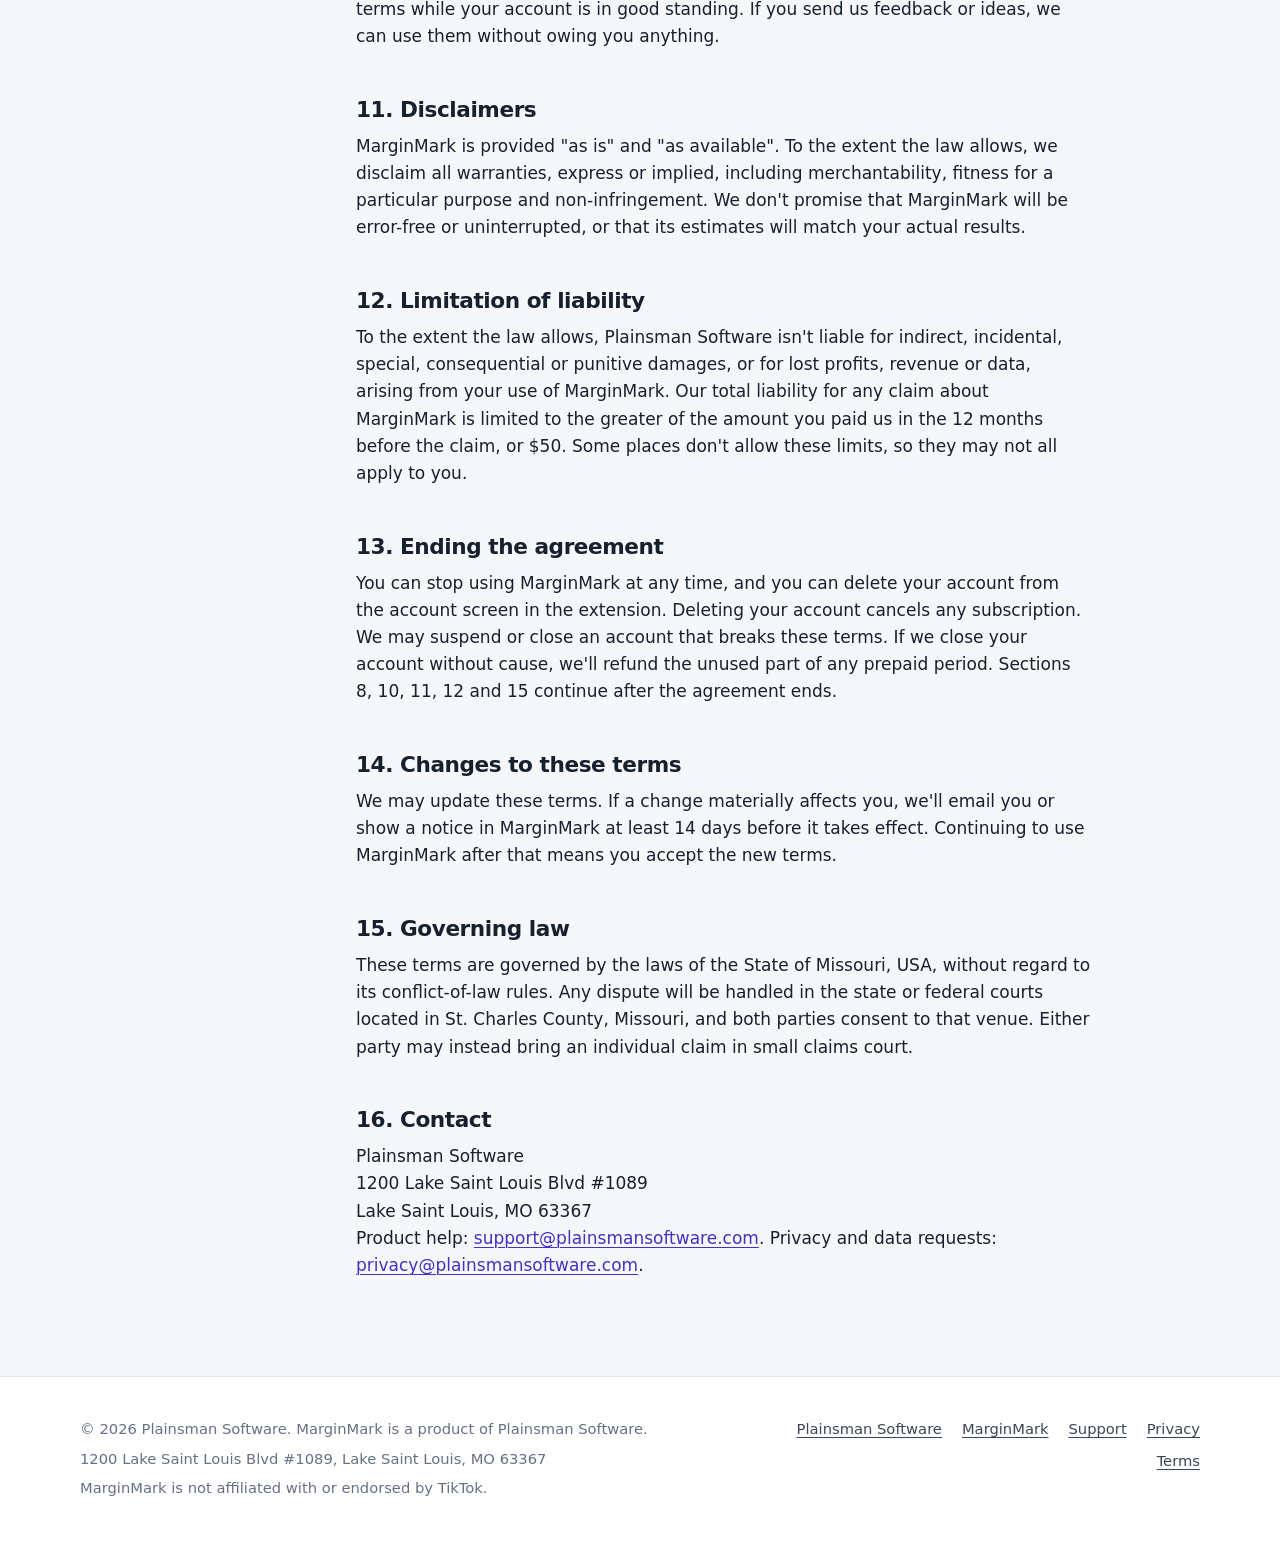
<file: marginmark/terms/index.html>
<!doctype html>
<html lang="en">
<head>
<meta charset="utf-8">
<meta name="viewport" content="width=device-width, initial-scale=1">
<title>MarginMark terms of service</title>
<meta name="description" content="The terms for using MarginMark, including plans, free trials, billing and refunds.">
<link rel="icon" href="/assets/marginmark.svg" type="image/svg+xml">
<link rel="stylesheet" href="/assets/site.css">
<meta property="og:title" content="MarginMark terms of service">
<meta property="og:description" content="The terms for using MarginMark, including plans, free trials, billing and refunds.">
<meta property="og:type" content="website">
</head>
<body>
<a class="skip" href="#main">Skip to content</a>
<header class="site-head">
  <div class="wrap">
    <a class="brand" href="/marginmark/"><img src="/assets/marginmark.svg" alt="" width="28" height="28"><span>MarginMark</span></a>
    <nav class="nav" aria-label="Main"><a href="/marginmark/#how">How it works</a><a href="/marginmark/#pricing">Pricing</a><a href="/marginmark/support/">Support</a></nav>
  </div>
</header>
<main id="main">

<div class="doc">
  <div class="wrap">
    <aside class="doc-toc" aria-label="Sections">
      <p>Sections</p>
      <ol><li><a href="#about">Who we are</a></li><li><a href="#service">The service</a></li><li><a href="#accounts">Your account</a></li><li><a href="#billing">Plans, trials and billing</a></li><li><a href="#refunds">Refunds</a></li><li><a href="#use">Acceptable use</a></li><li><a href="#tiktok">TikTok</a></li><li><a href="#estimates">Estimates, not advice</a></li><li><a href="#data">Your data</a></li><li><a href="#ip">Our software</a></li><li><a href="#warranty">Disclaimers</a></li><li><a href="#liability">Limitation of liability</a></li><li><a href="#ending">Ending the agreement</a></li><li><a href="#changes">Changes to these terms</a></li><li><a href="#law">Governing law</a></li><li><a href="#contact">Contact</a></li></ol>
    </aside>
    <article class="doc-body">
<h1>MarginMark terms of service</h1>
  <p class="doc-meta">Last updated October 7, 2026</p>
  <p>These terms are an agreement between you and Plainsman Software ("we", "us") about your use of the MarginMark Chrome extension, the MarginMark account service, and plainsmansoftware.com (together, "MarginMark"). By installing MarginMark or creating an account, you agree to them. If you use MarginMark for a business, you agree on behalf of that business.</p>

  <h2 id="about">1. Who we are</h2>
  <p>MarginMark is made by Plainsman Software, a sole proprietorship registered in Missouri, USA. Our mailing address is 1200 Lake Saint Louis Blvd #1089, Lake Saint Louis, MO 63367.</p>

  <h2 id="service">2. The service</h2>
  <p>MarginMark is a browser extension that reads the TikTok Shop Seller Center pages you open and combines that information with the costs and files you provide, to estimate the profit on your products and creators. Some features need a free account, and some need a paid plan. We may add, change or remove features over time. If we remove a paid feature you rely on, you can cancel and ask for a prorated refund of the unused part of your current period.</p>
  <p>You must be at least 18 years old and able to form a binding contract to use MarginMark.</p>

  <h2 id="accounts">3. Your account</h2>
  <ul>
    <li>Give us an email address you control. We use it to verify your account, send sign-in codes and billing notices, and answer support requests.</li>
    <li>Keep your password private. You're responsible for activity in your account. Tell us right away at <a href="mailto:support@plainsmansoftware.com">support@plainsmansoftware.com</a> if you think someone else has access to it.</li>
    <li>One person per account. Don't share an account or create several accounts to get extra free trials.</li>
  </ul>

  <h2 id="billing">4. Plans, trials and billing</h2>
  <ul>
    <li><strong>Free</strong> costs nothing and has the limits shown on our <a href="/marginmark/#pricing">pricing page</a>.</li>
    <li><strong>Pro</strong> is $14.99 per month or $120 per year, in US dollars, plus any tax that applies. <strong>Diamond</strong>, where offered, is $39 per month or $349 per year.</li>
    <li><strong>Free trial.</strong> New Pro customers get a 7-day free trial, once per person. One trial per person means one per email address (including aliases of it) and one per payment card. You'll need a payment method to start it. If you don't cancel before the trial ends, your subscription begins and your payment method is charged on the date shown at checkout. We email you before a trial ends.</li>
    <li><strong>Renewal.</strong> Paid plans renew automatically at the end of each monthly or yearly period, and we charge your payment method at the then-current price until you cancel.</li>
    <li><strong>Cancel anytime</strong> from Manage billing in the extension. Canceling stops future renewals. You keep access until the end of the period you've paid for.</li>
    <li><strong>Plan changes.</strong> Upgrades take effect right away, and the billing screen shows any prorated charge before you confirm. Downgrades and switches from yearly to monthly take effect at the end of the period you've paid for.</li>
    <li><strong>Price changes.</strong> We'll email you at least 30 days before a price change applies to your subscription. If you don't want the new price, you can cancel before it takes effect.</li>
    <li><strong>Payments</strong> are processed by Stripe. We don't receive or store your full card number.</li>
    <li><strong>Failed payments.</strong> If a renewal payment fails, we'll ask you to update your payment method. Your plan stays on for 3 days while the payment is retried. After that it's paused until the payment goes through, and an unpaid subscription may be canceled.</li>
  </ul>

  <h2 id="refunds">5. Refunds</h2>
  <p data-policy="refund">Cancel anytime from Manage billing. You keep your plan until the end of the period you paid for. Cancel during the free trial and you won't be charged. If you're unhappy with your first charge, email support@plainsmansoftware.com within 7 days of it and we'll refund it in full. Renewals aren't refunded except where the law requires.</p>
  <p>This doesn't limit the refunds described in sections 2 and 13.</p>

  <h2 id="use">6. Acceptable use</h2>
  <p>Don't:</p>
  <ul>
    <li>use MarginMark to break the law or TikTok Shop's seller policies;</li>
    <li>use it on Seller Center accounts you aren't authorized to access;</li>
    <li>try to get around plan limits, payment or security controls;</li>
    <li>reverse engineer the service, except where the law allows it;</li>
    <li>overload, scrape or attack our servers;</li>
    <li>resell MarginMark without our written permission.</li>
  </ul>
  <p>We may suspend accounts that do these things.</p>

  <h2 id="tiktok">7. TikTok</h2>
  <p>MarginMark is not affiliated with, endorsed by, or sponsored by TikTok. TikTok and TikTok Shop are trademarks of their owners. "For TikTok Shop sellers" describes who MarginMark is for. TikTok can change Seller Center at any time, which may stop some MarginMark features from working until we update them. We'll work to restore them promptly, but we can't guarantee how TikTok's pages will behave.</p>

  <h2 id="estimates">8. Estimates, not advice</h2>
  <p>MarginMark's numbers are estimates until you import a settlement statement. They depend on the prices Seller Center shows, the fees we can calculate or import, and the costs you enter. Check important numbers against your TikTok statements before you make pricing, inventory or creator decisions. MarginMark doesn't provide financial, tax, accounting or legal advice.</p>

  <h2 id="data">9. Your data</h2>
  <p>You keep ownership of the information you put into MarginMark. You give us permission to process it only to run and support the service for you. Our <a href="/marginmark/privacy/">privacy policy</a> explains what we collect, where it's stored and how to delete it.</p>

  <h2 id="ip">10. Our software</h2>
  <p>MarginMark, its code and its design belong to Plainsman Software. We give you a personal, non-exclusive, non-transferable license to use MarginMark under these terms while your account is in good standing. If you send us feedback or ideas, we can use them without owing you anything.</p>

  <h2 id="warranty">11. Disclaimers</h2>
  <p>MarginMark is provided "as is" and "as available". To the extent the law allows, we disclaim all warranties, express or implied, including merchantability, fitness for a particular purpose and non-infringement. We don't promise that MarginMark will be error-free or uninterrupted, or that its estimates will match your actual results.</p>

  <h2 id="liability">12. Limitation of liability</h2>
  <p>To the extent the law allows, Plainsman Software isn't liable for indirect, incidental, special, consequential or punitive damages, or for lost profits, revenue or data, arising from your use of MarginMark. Our total liability for any claim about MarginMark is limited to the greater of the amount you paid us in the 12 months before the claim, or $50. Some places don't allow these limits, so they may not all apply to you.</p>

  <h2 id="ending">13. Ending the agreement</h2>
  <p>You can stop using MarginMark at any time, and you can delete your account from the account screen in the extension. Deleting your account cancels any subscription. We may suspend or close an account that breaks these terms. If we close your account without cause, we'll refund the unused part of any prepaid period. Sections 8, 10, 11, 12 and 15 continue after the agreement ends.</p>

  <h2 id="changes">14. Changes to these terms</h2>
  <p>We may update these terms. If a change materially affects you, we'll email you or show a notice in MarginMark at least 14 days before it takes effect. Continuing to use MarginMark after that means you accept the new terms.</p>

  <h2 id="law">15. Governing law</h2>
  <p>These terms are governed by the laws of the State of Missouri, USA, without regard to its conflict-of-law rules. Any dispute will be handled in the state or federal courts located in St. Charles County, Missouri, and both parties consent to that venue. Either party may instead bring an individual claim in small claims court.</p>

  <h2 id="contact">16. Contact</h2>
  <p>Plainsman Software<br>1200 Lake Saint Louis Blvd #1089<br>Lake Saint Louis, MO 63367<br>Product help: <a href="mailto:support@plainsmansoftware.com">support@plainsmansoftware.com</a>. Privacy and data requests: <a href="mailto:privacy@plainsmansoftware.com">privacy@plainsmansoftware.com</a>.</p>
    </article>
  </div>
</div>

</main>
<footer class="site-foot">
  <div class="wrap">
    <div>
      <p>&copy; 2026 Plainsman Software. MarginMark is a product of Plainsman Software.</p>
      <p>1200 Lake Saint Louis Blvd #1089, Lake Saint Louis, MO 63367</p>
      <p>MarginMark is not affiliated with or endorsed by TikTok.</p>
    </div>
    <nav class="foot-links" aria-label="Footer">
      <a href="/">Plainsman Software</a>
      <a href="/marginmark/">MarginMark</a>
      <a href="/marginmark/support/">Support</a>
      <a href="/marginmark/privacy/">Privacy</a>
      <a href="/marginmark/terms/">Terms</a>
    </nav>
  </div>
</footer>
</body>
</html>
</file>
<file: assets/site.css>
/* Plainsman Software / MarginMark site styles. No external requests. */
:root {
  --ink: #17202e;
  --ink-2: #3c4657;
  --ink-3: #667085;
  --paper: #f6f7f9;
  --surface: #ffffff;
  --line: #e2e5eb;
  --brand: #5a45e0;      /* MarginMark Pro purple */
  --brand-ink: #4331c4;
  --profit: #0e8a5f;
  --profit-bg: #e8f6ef;
  --loss: #c2412d;
  --loss-bg: #fcece8;
  --thin: #9a6a12;
  --radius-s: 6px;
  --radius-m: 12px;
  --measure: 68ch;
  --font: "Segoe UI Variable Text", "Segoe UI", system-ui, -apple-system, "SF Pro Text", Roboto, "Helvetica Neue", Arial, sans-serif;
  --font-display: "Segoe UI Variable Display", "Segoe UI", system-ui, -apple-system, "SF Pro Display", Roboto, "Helvetica Neue", Arial, sans-serif;
  color-scheme: light;
}

*, *::before, *::after { box-sizing: border-box; }
html { -webkit-text-size-adjust: 100%; }
body {
  margin: 0;
  background: var(--paper);
  color: var(--ink);
  font: 400 1.0625rem/1.6 var(--font);
  font-feature-settings: "tnum" 0;
}
img, svg { display: block; max-width: 100%; }
a { color: var(--brand-ink); text-underline-offset: 0.18em; text-decoration-thickness: 1px; }
a:hover { text-decoration-thickness: 2px; }
:focus-visible { outline: 3px solid var(--brand); outline-offset: 3px; border-radius: 4px; }

.wrap { width: min(1120px, 100% - 32px); margin-inline: auto; }
.skip { position: absolute; left: -999px; top: 8px; background: var(--ink); color: #fff; padding: 8px 12px; border-radius: var(--radius-s); z-index: 10; }
.skip:focus { left: 16px; }

/* Header */
.site-head { border-bottom: 1px solid var(--line); background: var(--surface); }
.site-head .wrap { display: flex; align-items: center; justify-content: space-between; gap: 16px; min-height: 64px; }
.brand { display: inline-flex; align-items: center; gap: 10px; color: var(--ink); text-decoration: none; font-weight: 650; letter-spacing: -0.01em; }
.brand img { width: 28px; height: 28px; }
.brand-co { font-weight: 650; letter-spacing: -0.01em; }
.nav { display: flex; gap: 4px 20px; flex-wrap: wrap; justify-content: flex-end; }
.nav a { color: var(--ink-2); text-decoration: none; font-size: 0.95rem; padding: 6px 0; }
.nav a:hover, .nav a[aria-current="page"] { color: var(--ink); text-decoration: underline; }

/* Type */
h1, h2, h3 { font-family: var(--font-display); color: var(--ink); line-height: 1.12; margin: 0 0 0.5em; }
h1 { font-size: clamp(2.25rem, 5.2vw, 3.6rem); font-weight: 750; letter-spacing: -0.03em; }
h2 { font-size: clamp(1.6rem, 3vw, 2.2rem); font-weight: 700; letter-spacing: -0.02em; }
h3 { font-size: 1.15rem; font-weight: 650; letter-spacing: -0.005em; line-height: 1.3; }
p { margin: 0 0 1em; max-width: var(--measure); }
.lede { font-size: clamp(1.1rem, 1.8vw, 1.25rem); color: var(--ink-2); max-width: 46ch; }
.muted { color: var(--ink-3); }
.small { font-size: 0.9rem; }

/* Buttons */
.actions { display: flex; flex-wrap: wrap; gap: 12px; margin-top: 28px; }
.btn { display: inline-flex; align-items: center; justify-content: center; min-height: 48px; padding: 0 22px; border-radius: 10px; font-weight: 600; text-decoration: none; border: 1px solid transparent; }
.btn-primary { background: var(--ink); color: #fff; }
.btn-primary:hover { background: #253043; text-decoration: none; }
.btn-quiet { background: var(--surface); color: var(--ink); border-color: var(--line); }
.btn-quiet:hover { border-color: var(--ink-3); text-decoration: none; }

/* Sections */
section { padding: clamp(56px, 8vw, 96px) 0; }
section + section { border-top: 1px solid var(--line); }
.section-intro { max-width: 640px; margin-bottom: 40px; }

/* Hero */
.hero { padding-top: clamp(40px, 6vw, 72px); }
.hero-grid { display: grid; grid-template-columns: 1.05fr 0.95fr; gap: clamp(32px, 6vw, 80px); align-items: center; }
.hero .note { margin-top: 14px; font-size: 0.95rem; color: var(--ink-3); }

/* The receipt: the one bold element */
.tape { position: relative; background: var(--surface); padding: 26px 26px 34px; border-radius: var(--radius-m) var(--radius-m) 0 0; box-shadow: 0 1px 0 var(--line), 0 18px 40px -24px rgba(23, 32, 46, 0.35); font-feature-settings: "tnum" 1; }
.tape::after { content: ""; position: absolute; left: 0; right: 0; bottom: -10px; height: 10px; background: linear-gradient(-45deg, transparent 7px, var(--surface) 0) 0 0 / 14px 10px repeat-x, linear-gradient(45deg, transparent 7px, var(--surface) 0) 0 0 / 14px 10px repeat-x; }
.tape + .tape { margin-top: 30px; }
.tape-head { display: flex; justify-content: space-between; align-items: baseline; gap: 12px; margin-bottom: 14px; }
.tape-title { font-weight: 650; }
.tape-tag { font-size: 0.85rem; color: var(--ink-3); white-space: nowrap; }
.tape dl { margin: 0; display: grid; grid-template-columns: 1fr auto; row-gap: 8px; }
.tape dt { color: var(--ink-2); }
.tape dd { margin: 0; text-align: right; color: var(--ink-2); }
.tape .sum { border-top: 1px dashed #c8cdd6; margin-top: 6px; padding-top: 12px; font-weight: 700; color: var(--ink); }
.verdict { display: flex; justify-content: space-between; align-items: center; gap: 12px; margin-top: 14px; padding: 10px 12px; border-radius: var(--radius-s); font-weight: 650; }
.verdict.keep { background: var(--profit-bg); color: var(--profit); }
.verdict.lose { background: var(--loss-bg); color: var(--loss); }
.verdict span:last-child { font-weight: 500; font-size: 0.92rem; }
.tape-caption { margin-top: 22px; font-size: 0.85rem; color: var(--ink-3); }

/* Steps (a real sequence) */
.steps { display: grid; grid-template-columns: repeat(3, 1fr); gap: 32px; margin: 0; padding: 0; list-style: none; counter-reset: step; }
.steps li { counter-increment: step; padding-top: 18px; border-top: 2px solid var(--ink); }
.steps li::before { content: counter(step); display: block; font: 700 0.95rem/1 var(--font-display); color: var(--ink-3); margin-bottom: 12px; }
.steps p { color: var(--ink-2); }

/* Feature list */
.features { display: grid; grid-template-columns: repeat(2, 1fr); gap: 36px 56px; }
.feature h3 { margin-bottom: 6px; }
.feature p { color: var(--ink-2); margin: 0; }
.dot { display: inline-block; width: 10px; height: 10px; border-radius: 50%; margin-right: 8px; vertical-align: 0.05em; }
.dot.g { background: var(--profit); } .dot.y { background: #e0a526; } .dot.r { background: var(--loss); }

/* Pricing */
.plans { display: grid; grid-template-columns: repeat(auto-fit, minmax(260px, 1fr)); gap: 24px; max-width: 1120px; }
.plan { background: var(--surface); border: 1px solid var(--line); border-radius: var(--radius-m); padding: 28px; display: flex; flex-direction: column; }
.plan.pro { border: 2px solid var(--brand); }
.plan-name { display: flex; align-items: center; gap: 10px; font-weight: 700; font-size: 1.15rem; }
.badge { font-size: 0.8rem; font-weight: 650; color: #fff; background: var(--brand); padding: 3px 10px; border-radius: 999px; }
.price { font: 750 2.6rem/1 var(--font-display); letter-spacing: -0.03em; margin: 18px 0 4px; font-feature-settings: "tnum" 1; }
.price small { font-size: 1rem; font-weight: 500; color: var(--ink-3); letter-spacing: 0; }
.plan .alt { color: var(--ink-2); margin: 0 0 20px; }
.plan ul { margin: 0 0 24px; padding: 0; list-style: none; display: grid; gap: 10px; }
.plan li { padding-left: 26px; position: relative; color: var(--ink-2); }
.plan li::before { content: ""; position: absolute; left: 2px; top: 0.45em; width: 12px; height: 7px; border-left: 2px solid var(--profit); border-bottom: 2px solid var(--profit); transform: rotate(-45deg); }
.plan .btn { margin-top: auto; }

.compare { width: 100%; max-width: 860px; border-collapse: collapse; margin-top: 48px; background: var(--surface); border: 1px solid var(--line); border-radius: var(--radius-m); overflow: hidden; font-size: 0.97rem; }
.compare caption { text-align: left; font-weight: 650; padding: 0 0 12px; font-size: 1.05rem; }
.compare th, .compare td { padding: 12px 16px; border-bottom: 1px solid var(--line); text-align: left; }
.compare thead th { font-weight: 650; color: var(--ink-2); background: #fafbfc; }
.compare td:not(:first-child), .compare th:not(:first-child) { text-align: center; width: 18%; }
.compare tr:last-child td { border-bottom: 0; }
.yes { color: var(--profit); font-weight: 700; }
.no { color: #a3aab6; }

/* FAQ */
.faq { max-width: 760px; }
.faq details { border-bottom: 1px solid var(--line); padding: 18px 0; }
.faq summary { cursor: pointer; font-weight: 650; list-style: none; display: flex; justify-content: space-between; gap: 16px; }
.faq summary::-webkit-details-marker { display: none; }
.faq summary::after { content: "+"; font-weight: 400; color: var(--ink-3); font-size: 1.3rem; line-height: 1; }
.faq details[open] summary::after { content: "\2212"; }
.faq details p { margin: 12px 0 0; color: var(--ink-2); }

/* Callout */
.callout { background: var(--surface); border-left: 4px solid var(--brand); padding: 20px 24px; border-radius: 0 var(--radius-s) var(--radius-s) 0; max-width: 760px; }
.callout p:last-child { margin-bottom: 0; }

/* Legal / document pages */
.doc { padding: clamp(40px, 6vw, 72px) 0 80px; }
.doc .wrap { display: grid; grid-template-columns: 220px minmax(0, 1fr); gap: 56px; }
.doc-toc { position: sticky; top: 24px; align-self: start; font-size: 0.92rem; }
.doc-toc p { font-weight: 650; margin-bottom: 8px; }
.doc-toc ol { margin: 0; padding-left: 1.2em; display: grid; gap: 6px; color: var(--ink-3); }
.doc-toc a { color: var(--ink-2); text-decoration: none; }
.doc-toc a:hover { color: var(--ink); text-decoration: underline; }
.doc-body { max-width: 72ch; }
.doc-body h1 { font-size: clamp(2rem, 4vw, 2.8rem); }
.doc-body h2 { font-size: 1.35rem; margin-top: 2.2em; scroll-margin-top: 24px; }
.doc-body h3 { margin-top: 1.4em; }
.doc-body ul { padding-left: 1.2em; margin: 0 0 1em; }
.doc-body li { margin-bottom: 0.4em; }
.doc-meta { color: var(--ink-3); margin-bottom: 2em; }
.doc-body table { border-collapse: collapse; width: 100%; margin: 0 0 1.2em; font-size: 0.95rem; }
.doc-body th, .doc-body td { text-align: left; padding: 10px 12px; border-bottom: 1px solid var(--line); vertical-align: top; }
.doc-body th { font-weight: 650; background: #fafbfc; }

/* Company home */
.co-hero { padding: clamp(72px, 12vw, 140px) 0 clamp(48px, 8vw, 96px); }
.co-hero h1 { font-size: clamp(2.4rem, 6vw, 4.4rem); max-width: 15ch; }
.horizon { height: 1px; background: var(--ink); margin-top: clamp(48px, 8vw, 88px); position: relative; }
.horizon::before { content: ""; position: absolute; left: 62%; bottom: 0; width: 56px; height: 28px; border: 1px solid var(--ink); border-bottom: 0; border-radius: 56px 56px 0 0; background: var(--paper); }
.product-row { display: grid; grid-template-columns: 72px minmax(0, 1fr) auto; gap: 24px; align-items: center; background: var(--surface); border: 1px solid var(--line); border-radius: var(--radius-m); padding: 28px; }
.product-row img { width: 72px; height: 72px; }
.product-row h3 { font-size: 1.4rem; margin-bottom: 4px; }
.product-row p { margin: 0; color: var(--ink-2); }
.contact-grid { display: grid; grid-template-columns: repeat(3, 1fr); gap: 32px; }
.contact-grid h3 { font-size: 1rem; margin-bottom: 4px; }
.contact-grid p { margin: 0; color: var(--ink-2); }

/* Footer */
.site-foot { border-top: 1px solid var(--line); background: var(--surface); padding: 40px 0 48px; font-size: 0.92rem; color: var(--ink-3); }
.site-foot .wrap { display: grid; grid-template-columns: 1.4fr 1fr; gap: 24px 48px; }
.site-foot p { margin: 0 0 6px; max-width: none; }
.foot-links { display: flex; flex-wrap: wrap; gap: 8px 20px; justify-content: flex-end; align-content: start; }
.foot-links a { color: var(--ink-2); }

/* 404 */
.lost { padding: clamp(80px, 14vw, 160px) 0; }

@media (max-width: 860px) {
  .hero-grid, .features, .plans, .contact-grid, .site-foot .wrap { grid-template-columns: 1fr; }
  .steps { grid-template-columns: 1fr; gap: 24px; }
  .doc .wrap { grid-template-columns: 1fr; gap: 24px; }
  .doc-toc { position: static; border: 1px solid var(--line); border-radius: var(--radius-m); padding: 16px 20px; background: var(--surface); }
  .foot-links { justify-content: flex-start; }
  .product-row { grid-template-columns: 56px minmax(0, 1fr); }
  .product-row img { width: 56px; height: 56px; }
  .product-row .btn { grid-column: 1 / -1; }
}
@media (max-width: 520px) {
  .site-head .wrap { flex-wrap: wrap; padding: 10px 0; }
  .nav { justify-content: flex-start; }
  .compare th, .compare td { padding: 10px 8px; font-size: 0.9rem; }
  .tape { padding: 20px 18px 28px; }
}
@media (prefers-reduced-motion: reduce) { * { scroll-behavior: auto !important; } }
@media print {
  .site-head, .site-foot, .doc-toc, .skip { display: none; }
  body { background: #fff; }
  .doc .wrap { display: block; }
}

.refund-policy { color: var(--ink-2); }
</file>
